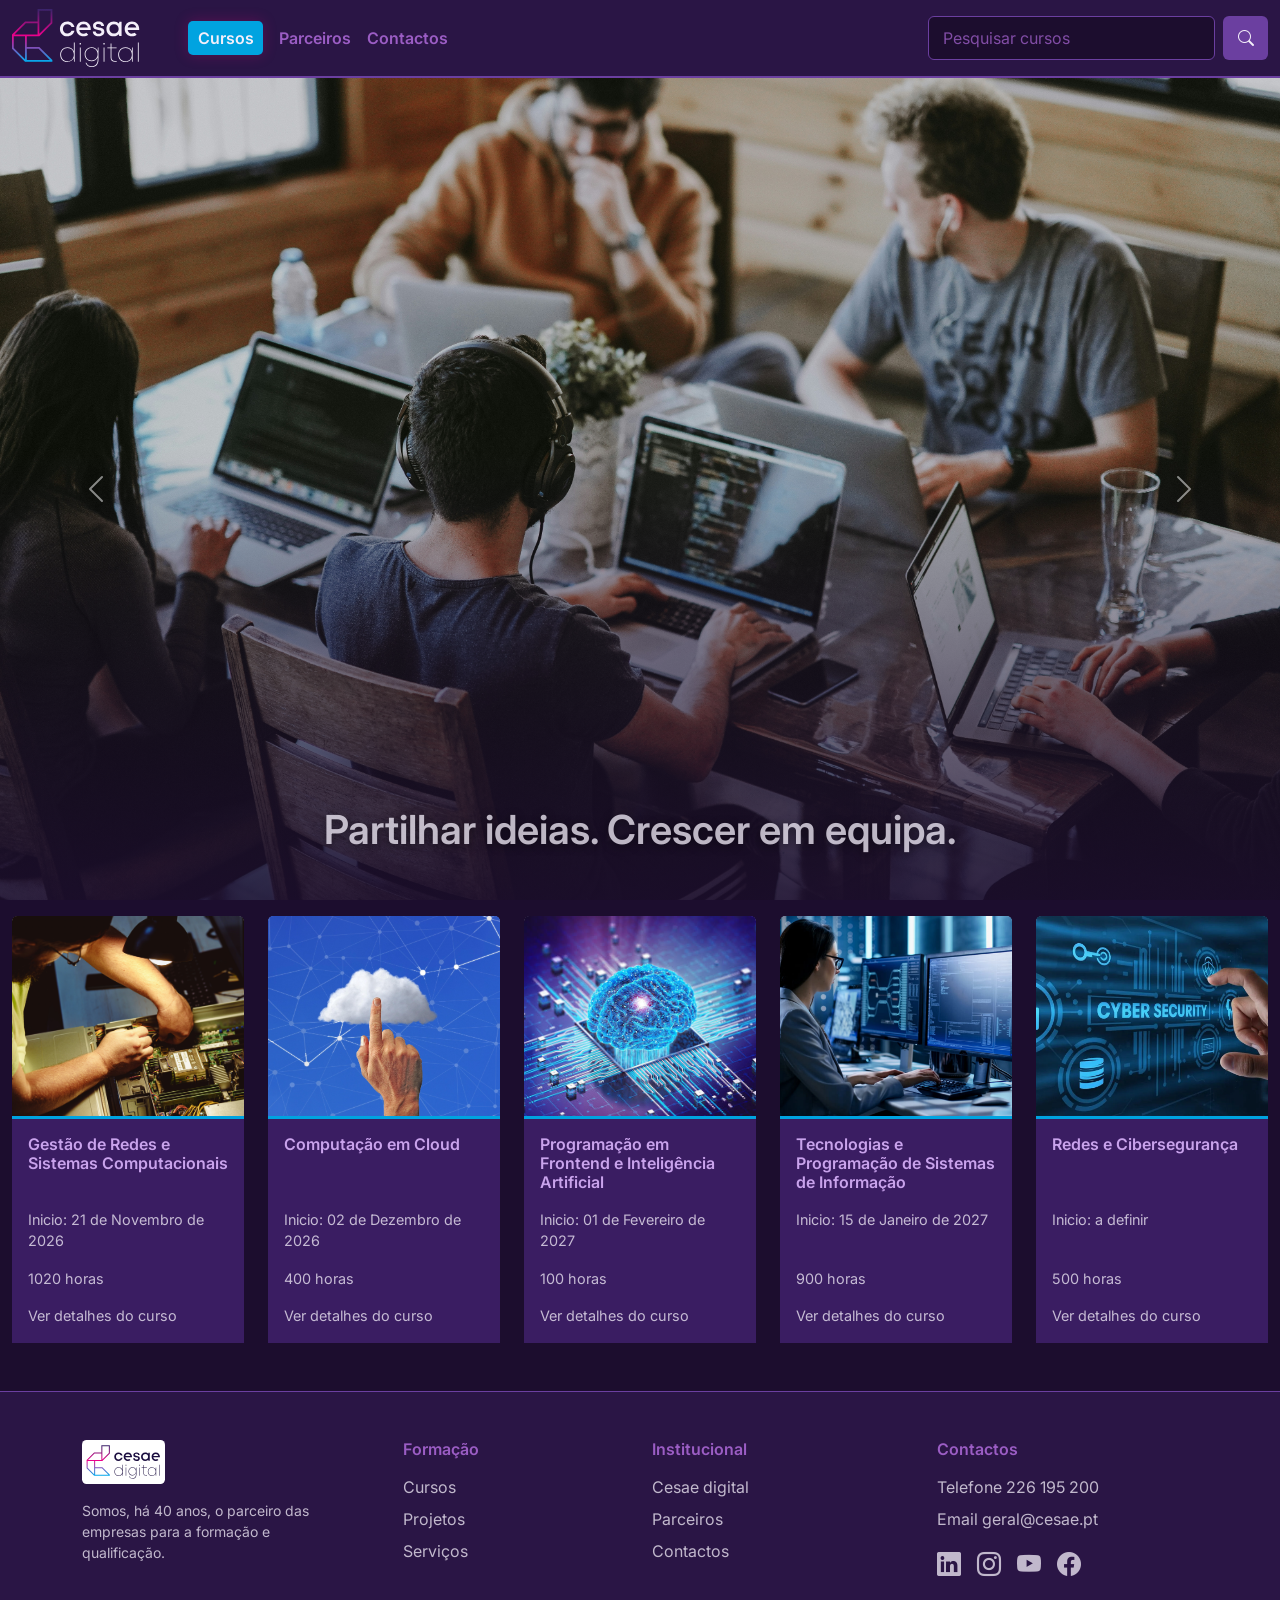
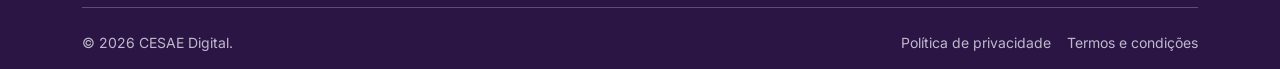
<file: index.html>
<!doctype html>
<html lang="pt-PT">
  <head>
    <meta charset="UTF-8" />
    <meta name="viewport" content="width=device-width, initial-scale=1" />
    <title>Pagina Web - Homepage</title>
    <!---------********* ATENCAO!! Comentários das Seccoes HEAD/NAVBAR/FOOTER estão apenas colocados em index.html sendo iguais para todas as paginas *********--------->
    <!-- Descrição para Motores de Busca (SEO) -->
    <meta
      name="description"
      content="Descubra os cursos em destaque do CESAE Digital, com datas de início e carga horária, e encontre a formação em tecnologias de informação mais adequada ao seu percurso."
    />
    <!-- Indica que o conteúdo partilhado é um site/página web. -->
    <meta property="og:type" content="website" />
    <!-- Define o idioma e a região do site -->
    <meta property="og:locale" content="pt_PT" />
    <!-- O nome principal da marca ou site que aparece na pré-visualização. -->
    <meta property="og:site_name" content="CESAE Digital" />
    <!-- O título em destaque que aparece na caixa de partilha. -->
    <meta property="og:title" content="Pagina Web - Homepage" />
    <!-- O texto descritivo que acompanha a pré-visualização na rede social. -->
    <meta
      property="og:description"
      content="Descubra os cursos em destaque do CESAE Digital, com datas de início e carga horária, e encontre a formação em tecnologias de informação mais adequada ao seu percurso."
    />
    <!-- *********Fontes********* -->
    <!-- 1. Pré-conexão para acelerar o carregamento -->
    <link rel="preconnect" href="https://fonts.googleapis.com" />
    <link rel="preconnect" href="https://fonts.gstatic.com" crossorigin />
    <!-- 2. Importação oficial da fonte Inter do Google Fonts -->
    <link
      href="https://fonts.googleapis.com/css2?family=Inter:ital,opsz,wght@0,14..32,100..900;1,14..32,100..900&display=swap"
      rel="stylesheet"
    />

    <!-- Ícone CESAE no browser -->
    <link
      rel="icon"
      type="image/svg+xml"
      href="images/logo/favicon-cesae.svg"
    />
    <!--***************************Chamadas de CSSs***************************-->
    <link
      href="https://cdn.jsdelivr.net/npm/bootstrap@5.3.8/dist/css/bootstrap.min.css"
      rel="stylesheet"
      integrity="sha384-sRIl4kxILFvY47J16cr9ZwB07vP4J8+LH7qKQnuqkuIAvNWLzeN8tE5YBujZqJLB"
      crossorigin="anonymous"
    />

    <link
      href="https://cdn.jsdelivr.net/npm/bootstrap-icons@1.11.3/font/bootstrap-icons.min.css"
      rel="stylesheet"
    />
    <link rel="stylesheet" href="css/styles.css" />
    <!--***************************FIM. Chamadas de CSSs***************************-->
  </head>
  <body>
    <header class="d-flex flex-column vh-100">
      <!--***************************NAVBAR***************************-->
      <nav class="navbar navbar-expand-lg">
        <div class="container-fluid">
          <!-- Logo CESAE Navbar -->
          <a class="navbar-brand navbar-logo me-lg-5" href="index.html">
            <img
              src="images/logo/logo_letras_brancas.svg"
              alt="CESAE Digital"
            />
          </a>
          <!-- Hamburger Menu -->
          <button
            type="button"
            class="navbar-toggler"
            data-bs-toggle="collapse"
            data-bs-target="#collapsibleNavbar"
          >
            <span class="navbar-toggler-icon"></span>
          </button>
          <!-- FIM. Hamburger Menu -->
          <div class="collapse navbar-collapse" id="collapsibleNavbar">
            <ul class="navbar-nav align-items-lg-center gap-2 gap-lg-3">
              <li class="nav-item">
                <a class="nav-link nav-cursos" href="pages/cursos.html"
                  >Cursos</a
                >
              </li>
              <li class="nav-item">
                <a class="nav-link" href="pages/parceiros.html">Parceiros</a>
              </li>
              <li class="nav-item">
                <a class="nav-link" href="pages/contactos.html">Contactos</a>
              </li>
            </ul>
            <!-- Barra de Procura -->
            <div
              class="d-flex ms-lg-auto mt-3 mt-lg-0 navbar-search"
              role="search"
            >
              <input
                class="form-control"
                type="search"
                placeholder="Pesquisar cursos"
                aria-label="Pesquisar cursos"
              />
              <button
                class="btn btn-pesquisar ms-2"
                type="button"
                aria-label="Pesquisar"
              >
                <i class="bi bi-search"></i>
              </button>
            </div>
          </div>
        </div>
      </nav>
      <!--***************************FIM. NAVBAR***************************-->

      <!--***************************Carrossel***************************-->
      <div
        id="carouselExampleInterval"
        class="carousel slide flex-grow-1 overflow-hidden"
        data-bs-ride="carousel"
      >
        <div class="carousel-inner h-100">
          <!-- 1ª Imagem do Carrossel -->
          <div class="carousel-item active h-100" data-bs-interval="5000">
            <img
              src="images/carrossel/imagem1.jpg"
              class="w-100 h-100 object-fit-cover d-block"
              alt="..."
            />
            <div class="carousel-caption carousel-texto fs-1">
              Partilhar ideias. Crescer em equipa.
            </div>
          </div>
          <!-- 2ª Imagem do Carrossel -->
          <div class="carousel-item h-100" data-bs-interval="5000">
            <img
              src="images/carrossel/imagem2.jpg"
              class="w-100 h-100 object-fit-cover d-block"
              alt="..."
            />
            <div class="carousel-caption carousel-texto fs-1">
              Transforma ideias em código.
            </div>
          </div>
          <!-- 3ª Imagem do Carrossel -->
          <div class="carousel-item h-100" data-bs-interval="5000">
            <img
              src="images/carrossel/imagem3.jpg"
              class="w-100 h-100 object-fit-cover d-block"
              alt="..."
            />
            <div class="carousel-caption carousel-texto fs-1">
              Segurança digital, sempre.
            </div>
          </div>
          <!-- 4ª Imagem do Carrossel -->
          <div class="carousel-item h-100" data-bs-interval="5000">
            <img
              src="images/carrossel/imagem4.jpg"
              class="w-100 h-100 object-fit-cover d-block"
              alt="..."
            />
            <div class="carousel-caption carousel-texto fs-1">
              Experiência que inspira.
            </div>
          </div>
          <!-- 5ª Imagem do Carrossel -->
          <div class="carousel-item h-100" data-bs-interval="5000">
            <img
              src="images/carrossel/imagem5.jpg"
              class="w-100 h-100 object-fit-cover d-block"
              alt="..."
            />
            <div class="carousel-caption carousel-texto fs-1">
              Domina as redes. Liga possibilidades.
            </div>
          </div>
          <!-- 6ª Imagem do Carrossel -->
          <div class="carousel-item h-100" data-bs-interval="5000">
            <img
              src="images/carrossel/imagem6.jpg"
              class="w-100 h-100 object-fit-cover d-block"
              alt="..."
            />
            <div class="carousel-caption carousel-texto fs-1">
              Competências para o mercado real.
            </div>
          </div>
        </div>
        <!-- Botao "Anterior" do Carrossel" -->
        <button
          class="carousel-control-prev"
          type="button"
          data-bs-target="#carouselExampleInterval"
          data-bs-slide="prev"
        >
          <span class="carousel-control-prev-icon" aria-hidden="true"></span>
          <span class="visually-hidden">Anterior</span>
        </button>
        <!-- Botao "Seguinte" do Carrossel" -->
        <button
          class="carousel-control-next"
          type="button"
          data-bs-target="#carouselExampleInterval"
          data-bs-slide="next"
        >
          <span class="carousel-control-next-icon" aria-hidden="true"></span>
          <span class="visually-hidden">Seguinte</span>
        </button>
      </div>
      <!--***************************FIM. Carrossel***************************-->
    </header>

    <!--***************************Cards dos Cursos***************************-->
    <div class="container-fluid mt-3 mb-5">
      <div class="row g-4 cursos-row">
        <!-- 1º Card de Cursos -->
        <div class="col-12 col-md">
          <div class="card border-0 h-100">
            <img
              class="card-img-top w-100 object-fit-cover"
              style="height: 200px"
              src="images/cards/card1.jpg"
              alt="Card image cap"
            />
            <div class="card-body">
              <h5 class="card-title">
                Gestão de Redes e Sistemas Computacionais
              </h5>
              <p class="card-text">Inicio: 21 de Novembro de 2026</p>
              <p class="card-text">1020 horas</p>
              <a href="pages/cursos.html">Ver detalhes do curso</a>
            </div>
          </div>
        </div>
        <!-- 2º Card de Cursos -->
        <div class="col-12 col-md">
          <div class="card border-0 h-100">
            <img
              class="card-img-top w-100 object-fit-cover"
              style="height: 200px"
              src="images/cards/card2.jpg"
              alt="Card image cap"
            />
            <div class="card-body">
              <h5 class="card-title">Computação em Cloud</h5>
              <p class="card-text">Inicio: 02 de Dezembro de 2026</p>
              <p class="card-text">400 horas</p>
              <a href="pages/cursos.html">Ver detalhes do curso</a>
            </div>
          </div>
        </div>
        <!-- 3º Card de Cursos -->
        <div class="col-12 col-md">
          <div class="card border-0 h-100">
            <img
              class="card-img-top w-100 object-fit-cover"
              style="height: 200px"
              src="images/cards/card3.jpg"
              alt="Card image cap"
            />
            <div class="card-body">
              <h5 class="card-title">
                Programação em Frontend e Inteligência Artificial
              </h5>
              <p class="card-text">Inicio: 01 de Fevereiro de 2027</p>
              <p class="card-text">100 horas</p>
              <a href="pages/cursos.html">Ver detalhes do curso</a>
            </div>
          </div>
        </div>
        <!-- 4º Card de Cursos -->
        <div class="col-12 col-md">
          <div class="card border-0 h-100">
            <img
              class="card-img-top w-100 object-fit-cover"
              style="height: 200px"
              src="images/cards/card4.jpg"
              alt="Card image cap"
            />
            <div class="card-body">
              <h5 class="card-title">
                Tecnologias e Programação de Sistemas de Informação
              </h5>
              <p class="card-text">Inicio: 15 de Janeiro de 2027</p>
              <p class="card-text">900 horas</p>
              <a href="pages/cursos.html">Ver detalhes do curso</a>
            </div>
          </div>
        </div>
        <!-- 5º Card de Cursos -->
        <div class="col-12 col-md">
          <div class="card border-0 h-100">
            <img
              class="card-img-top w-100 object-fit-cover"
              style="height: 200px"
              src="images/cards/card5.jpg"
              alt="Card image cap"
            />
            <div class="card-body">
              <h5 class="card-title">Redes e Cibersegurança</h5>
              <p class="card-text">Inicio: a definir</p>
              <p class="card-text">500 horas</p>
              <a href="pages/cursos.html">Ver detalhes do curso</a>
            </div>
          </div>
        </div>
      </div>
    </div>
    <!--***************************Fim. Cards dos Cursos***************************-->

    <!--***************************Footer***************************-->
    <footer class="footer-cesae pt-5 pb-3">
      <div class="container">
        <div class="row g-4">
          <div class="col-12 col-md-6 col-lg-3">
            <a href="index.html" class="footer-logo">
              <img
                src="images/logo/cesae-digital-logo-fundo-branco.svg"
                alt="CESAE Digital"
                height="44"
              />
            </a>
            <p class="texto-suave small mt-3">
              Somos, há 40 anos, o parceiro das empresas para a formação e
              qualificação.
            </p>
          </div>

          <!-- Links: col 1 -->
          <div class="col-6 col-md-3 col-lg-3 ps-lg-5">
            <h5>Formação</h5>
            <ul class="list-unstyled">
              <li><a href="pages/cursos.html">Cursos</a></li>
              <li><a href="pages/maintenance.html">Projetos</a></li>
              <li><a href="pages/maintenance.html">Serviços</a></li>
            </ul>
          </div>

          <!-- Links: col 2 -->
          <div class="col-6 col-md-3 col-lg-3">
            <h5>Institucional</h5>
            <ul class="list-unstyled">
              <li><a href="index.html">Cesae digital</a></li>
              <li><a href="pages/parceiros.html">Parceiros</a></li>
              <li><a href="pages/contactos.html">Contactos</a></li>
            </ul>
          </div>

          <!-- Contactos -->
          <div class="col-12 col-md-6 col-lg-3">
            <h5>Contactos</h5>
            <ul class="list-unstyled texto-suave">
              <li>Telefone 226 195 200</li>
              <li>Email geral@cesae.pt</li>
            </ul>
            <!-- Redes sociais -->
            <div class="d-flex gap-3 fs-4">
              <a
                href="https://pt.linkedin.com/school/cesae-digital/"
                target="_blank"
                rel="noopener noreferrer"
                aria-label="LinkedIn"
                ><i class="bi bi-linkedin"></i
              ></a>
              <a
                href="https://www.instagram.com/cesae.digital/"
                target="_blank"
                rel="noopener noreferrer"
                aria-label="Instagram"
                ><i class="bi bi-instagram"></i
              ></a>
              <a
                href="https://www.youtube.com/@cesaedigital"
                target="_blank"
                rel="noopener noreferrer"
                aria-label="YouTube"
                ><i class="bi bi-youtube"></i
              ></a>
              <a
                href="https://www.facebook.com/CesaeDigital"
                target="_blank"
                rel="noopener noreferrer"
                aria-label="Facebook"
                ><i class="bi bi-facebook"></i
              ></a>
            </div>
          </div>
        </div>

        <hr class="footer-linha my-4" />

        <div
          class="d-flex flex-column flex-md-row justify-content-between gap-2 small"
        >
          <span class="texto-suave">© 2026 CESAE Digital.</span>
          <div class="d-flex gap-3">
            <a href="/pages/maintenance.html">Política de privacidade</a>
            <a href="/pages/maintenance.html">Termos e condições</a>
          </div>
        </div>
      </div>
    </footer>
    <!--***************************FIM. Footer***************************-->
    <script
      src="https://cdn.jsdelivr.net/npm/bootstrap@5.3.8/dist/js/bootstrap.bundle.min.js"
      integrity="sha384-FKyoEForCGlyvwx9Hj09JcYn3nv7wiPVlz7YYwJrWVcXK/BmnVDxM+D2scQbITxI"
      crossorigin="anonymous"
    ></script>
  </body>
</html>
</file>
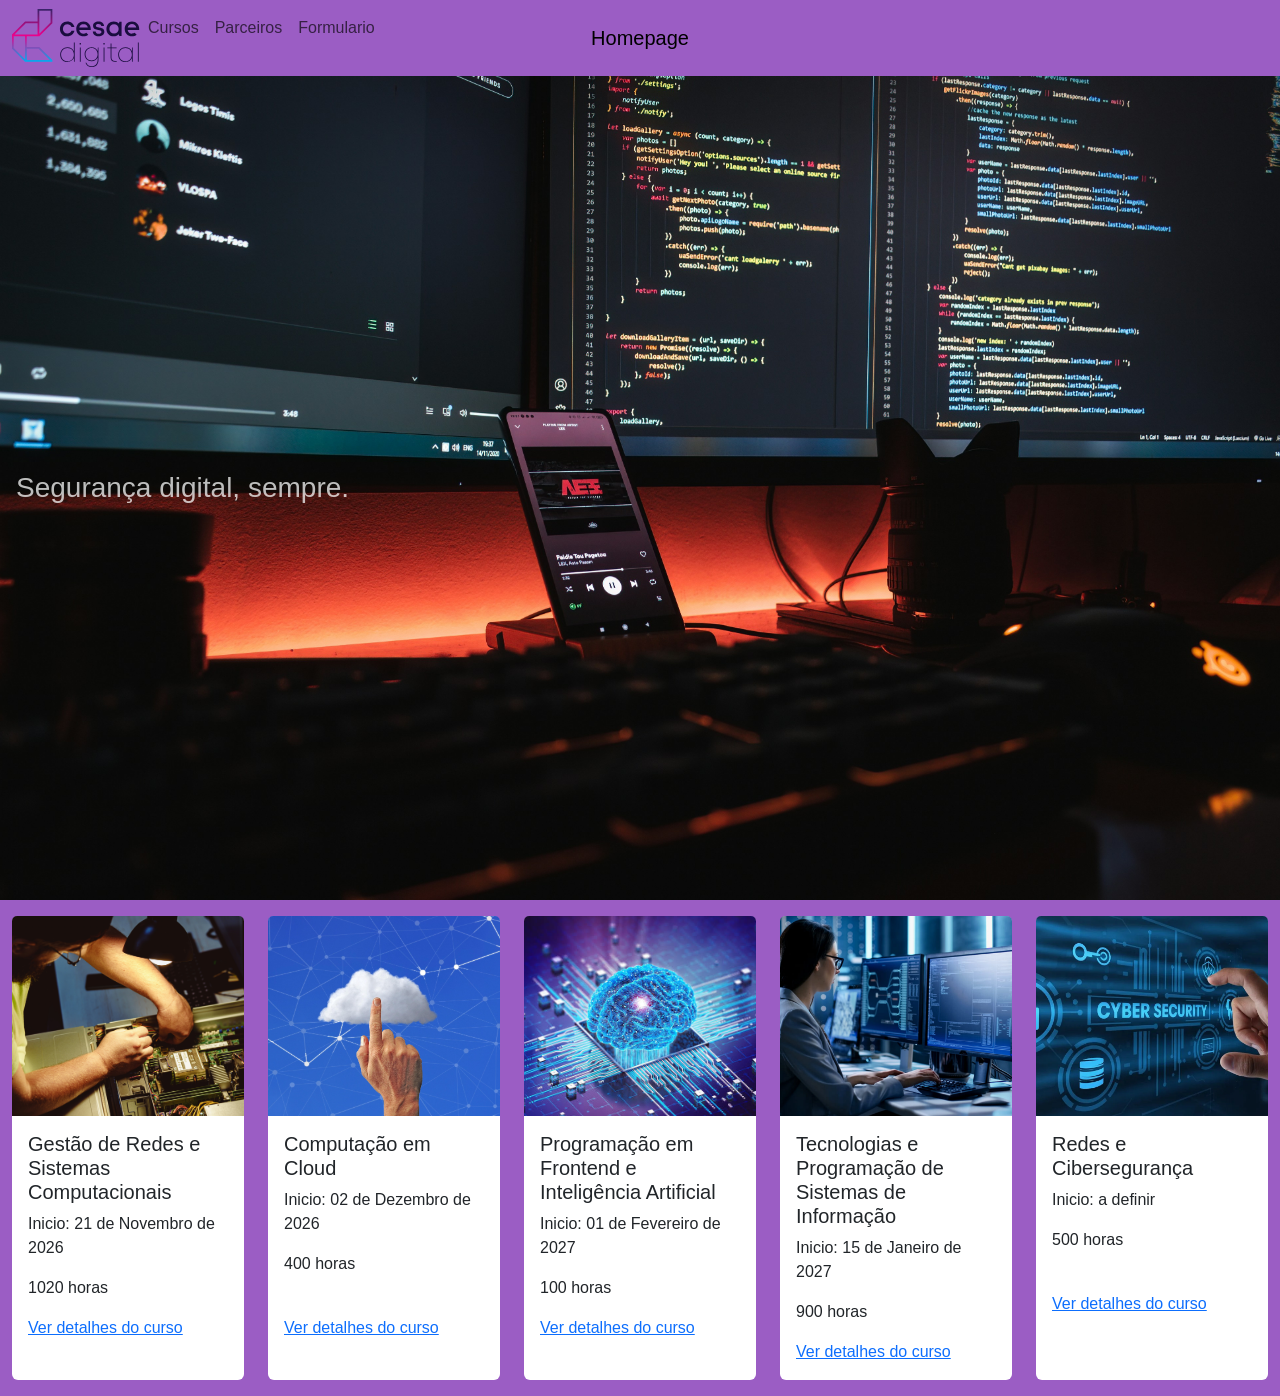
<file: homepage.html>
<!doctype html>
<html lang="en">
  <head>
    <meta charset="UTF-8" />
    <meta name="viewport" content="width=device-width, initial-scale=1.0" />
    <title>Projecto WEB</title>
    <link
      href="https://cdn.jsdelivr.net/npm/bootstrap@5.3.8/dist/css/bootstrap.min.css"
      rel="stylesheet"
    />
    <link rel="stylesheet" href="/css/homepage.css" />
  </head>
  <body>
    <header class="d-flex flex-column vh-100">
      <!--***************************Barra de navegação***************************-->
      <nav class="navbar navbar-expand-sm navbar-light" id="barraNavegacao">
        <div class="container-fluid">
          <a
            class="navbar-brand position-absolute start-50 translate-middle-x"
            id="paginaInicial"
            href=""
            >Homepage</a
          >
          <button
            class="navbar-toggler"
            type="button"
            data-bs-toggle="collapse"
            data-bs-target="#collapsibleNavbar"
          >
            <span class="navbar-toggler-icon"></span>
          </button>
          <div class="collapse navbar-collapse" id="collapsibleNavbar">
            <ul class="navbar-nav">
              <li class="nav-item dropdown" id="linkDropdown">
                <img src="images/logo/cesae-digital-logo.svg" alt="" />
              </li>

              <li class="nav-item">
                <a class="nav-link" href="loja.html">Cursos</a>
              </li>

              <li class="nav-item">
                <a class="nav-link" href="media.html">Parceiros</a>
              </li>
              <li class="nav-item">
                <a class="nav-link" href="formulario.html">Formulario</a>
              </li>
            </ul>
          </div>
        </div>
      </nav>
      <!--***************************Fim da barra de navegação***************************-->

      <!--***************************CARROSSEL***************************-->
      <div
        id="carouselExampleInterval"
        class="carousel slide flex-grow-1 overflow-hidden"
        data-bs-ride="carousel"
      >
        <div class="carousel-inner h-100">
          <!--------------------1º Carrossel------------------------>
          <div class="carousel-item active h-100" data-bs-interval="2000">
            <img
              src="/images/carrossel/imagem1.jpg"
              class="w-100 h-100 object-fit-cover d-block"
              alt="..."
            />
            <div
              class="position-absolute top-50 start-50 translate-middle p-3 text-light text-opacity-80 fs-3 display-md-3 text-center text-md-nowrap"
            >
              Partilhar ideias. Crescer em equipa.
            </div>
          </div>
          <!--------------------2º Carrossel------------------------>
          <div class="carousel-item h-100" data-bs-interval="2000">
            <img
              src="/images/carrossel/imagem2.jpg"
              class="w-100 h-100 object-fit-cover d-block"
              alt="..."
            />
            <div
              class="position-absolute top-0 end-0 p-4 text-light text-opacity-75 fs-3 display-md-3 text-end text-md-nowrap"
            >
              Transforma ideias em código.
            </div>
          </div>
          <!--------------------3º Carrossel------------------------>
          <div class="carousel-item h-100" data-bs-interval="2000">
            <img
              src="/images/carrossel/imagem3.jpg"
              class="w-100 h-100 object-fit-cover d-block"
              alt="..."
            />
            <div
              class="position-absolute top-50 start-0 translate-middle-y p-3 text-light text-opacity-75 fs-3 display-md-3 text-start text-md-nowrap"
            >
              Segurança digital, sempre.
            </div>
          </div>
          <!--------------------4º Carrossel------------------------>
          <div class="carousel-item h-100" data-bs-interval="2000">
            <img
              src="/images/carrossel/imagem4.jpg"
              class="w-100 h-100 object-fit-cover d-block"
              alt="..."
            />
            <div
              class="position-absolute top-0 start-0 p-3 text-light text-opacity-75 fs-3 display-md-3 text-md-nowrap"
            >
              Experiência que inspira.
            </div>
          </div>
          <!--------------------5º Carrossel------------------------>
          <div class="carousel-item h-100" data-bs-interval="2000">
            <img
              src="/images/carrossel/imagem5.jpg"
              class="w-100 h-100 object-fit-cover d-block"
              alt="..."
            />
            <div
              class="position-absolute top-50 start-50 translate-middle p-3 text-light text-opacity-75 fs-3 display-md-3 text-center text-md-nowrap"
            >
              Domina as redes. Liga possibilidades.
            </div>
          </div>
          <!--------------------6º Carrossel------------------------>
          <div class="carousel-item h-100" data-bs-interval="2000">
            <img
              src="/images/carrossel/imagem6.jpg"
              class="w-100 h-100 object-fit-cover d-block"
              alt="..."
            />
            <div
              class="position-absolute top-0 start-50 translate-middle-x p-3 text-light text-opacity-100 fs-3 display-md-3 text-center text-md-nowrap"
            >
              Competências para o mercado real.
            </div>
          </div>
        </div>
      </div>
      <!--***************************Fim do CARROSSEL***************************-->
    </header>

    <!--***************************Cartões do curso***************************-->
    <div class="container-fluid my-3">
      <div class="row g-4">
        <!--------------------1º cartão------------------------>
        <div class="col-12 col-md">
          <div class="card border-0 h-100">
            <img
              class="card-img-top w-100 object-fit-cover"
              style="height: 200px"
              src="images/cards/card1.jpg"
              alt="Card image cap"
            />
            <div class="card-body">
              <h5 class="card-title">
                Gestão de Redes e Sistemas Computacionais
              </h5>
              <p class="card-text">Inicio: 21 de Novembro de 2026</p>
              <p class="card-text">1020 horas</p>
              <a href="#">Ver detalhes do curso</a>
            </div>
          </div>
        </div>
        <!--------------------2º cartão------------------------>
        <div class="col-12 col-md">
          <div class="card border-0 h-100">
            <img
              class="card-img-top w-100 object-fit-cover"
              style="height: 200px"
              src="images/cards/card2.jpg"
              alt="Card image cap"
            />
            <div class="card-body">
              <h5 class="card-title">Computação em Cloud</h5>
              <p class="card-text">Inicio: 02 de Dezembro de 2026</p>
              <p class="card-text">400 horas</p>
              <a href="#"><br />Ver detalhes do curso</a>
            </div>
          </div>
        </div>
        <!--------------------3º cartão------------------------>
        <div class="col-12 col-md">
          <div class="card border-0 h-100">
            <img
              class="card-img-top w-100 object-fit-cover"
              style="height: 200px"
              src="images/cards/card3.jpg"
              alt="Card image cap"
            />
            <div class="card-body">
              <h5 class="card-title">
                Programação em Frontend e Inteligência Artificial
              </h5>
              <p class="card-text">Inicio: 01 de Fevereiro de 2027</p>
              <p class="card-text">100 horas</p>
              <a href="#">Ver detalhes do curso</a>
            </div>
          </div>
        </div>
        <!--------------------4º cartão------------------------>
        <div class="col-12 col-md">
          <div class="card border-0 h-100">
            <img
              class="card-img-top w-100 object-fit-cover"
              style="height: 200px"
              src="images/cards/card4.jpg"
              alt="Card image cap"
            />
            <div class="card-body">
              <h5 class="card-title">
                Tecnologias e Programação de Sistemas de Informação
              </h5>
              <p class="card-text">Inicio: 15 de Janeiro de 2027</p>
              <p class="card-text">900 horas</p>
              <a href="#">Ver detalhes do curso</a>
            </div>
          </div>
        </div>
        <!--------------------5º cartão------------------------>
        <div class="col-12 col-md">
          <div class="card border-0 h-100">
            <img
              class="card-img-top w-100 object-fit-cover"
              style="height: 200px"
              src="images/cards/card5.jpg"
              alt="Card image cap"
            />
            <div class="card-body">
              <h5 class="card-title">Redes e Cibersegurança</h5>
              <p class="card-text">Inicio: a definir</p>
              <p class="card-text">500 horas</p>
              <a href="#"><br />Ver detalhes do curso</a>
            </div>
          </div>
        </div>
      </div>
    </div>
    <!--***************************Fim dos Cartões do curso*******************-->
    <script
      src="https://cdn.jsdelivr.net/npm/bootstrap@5.3.8/dist/js/bootstrap.bundle.min.js"
      integrity="sha384-FKyoEForCGlyvwx9Hj09JcYn3nv7wiPVlz7YYwJrWVcXK/BmnVDxM+D2scQbITxI"
      crossorigin="anonymous"
    ></script>
  </body>
</html>
</file>
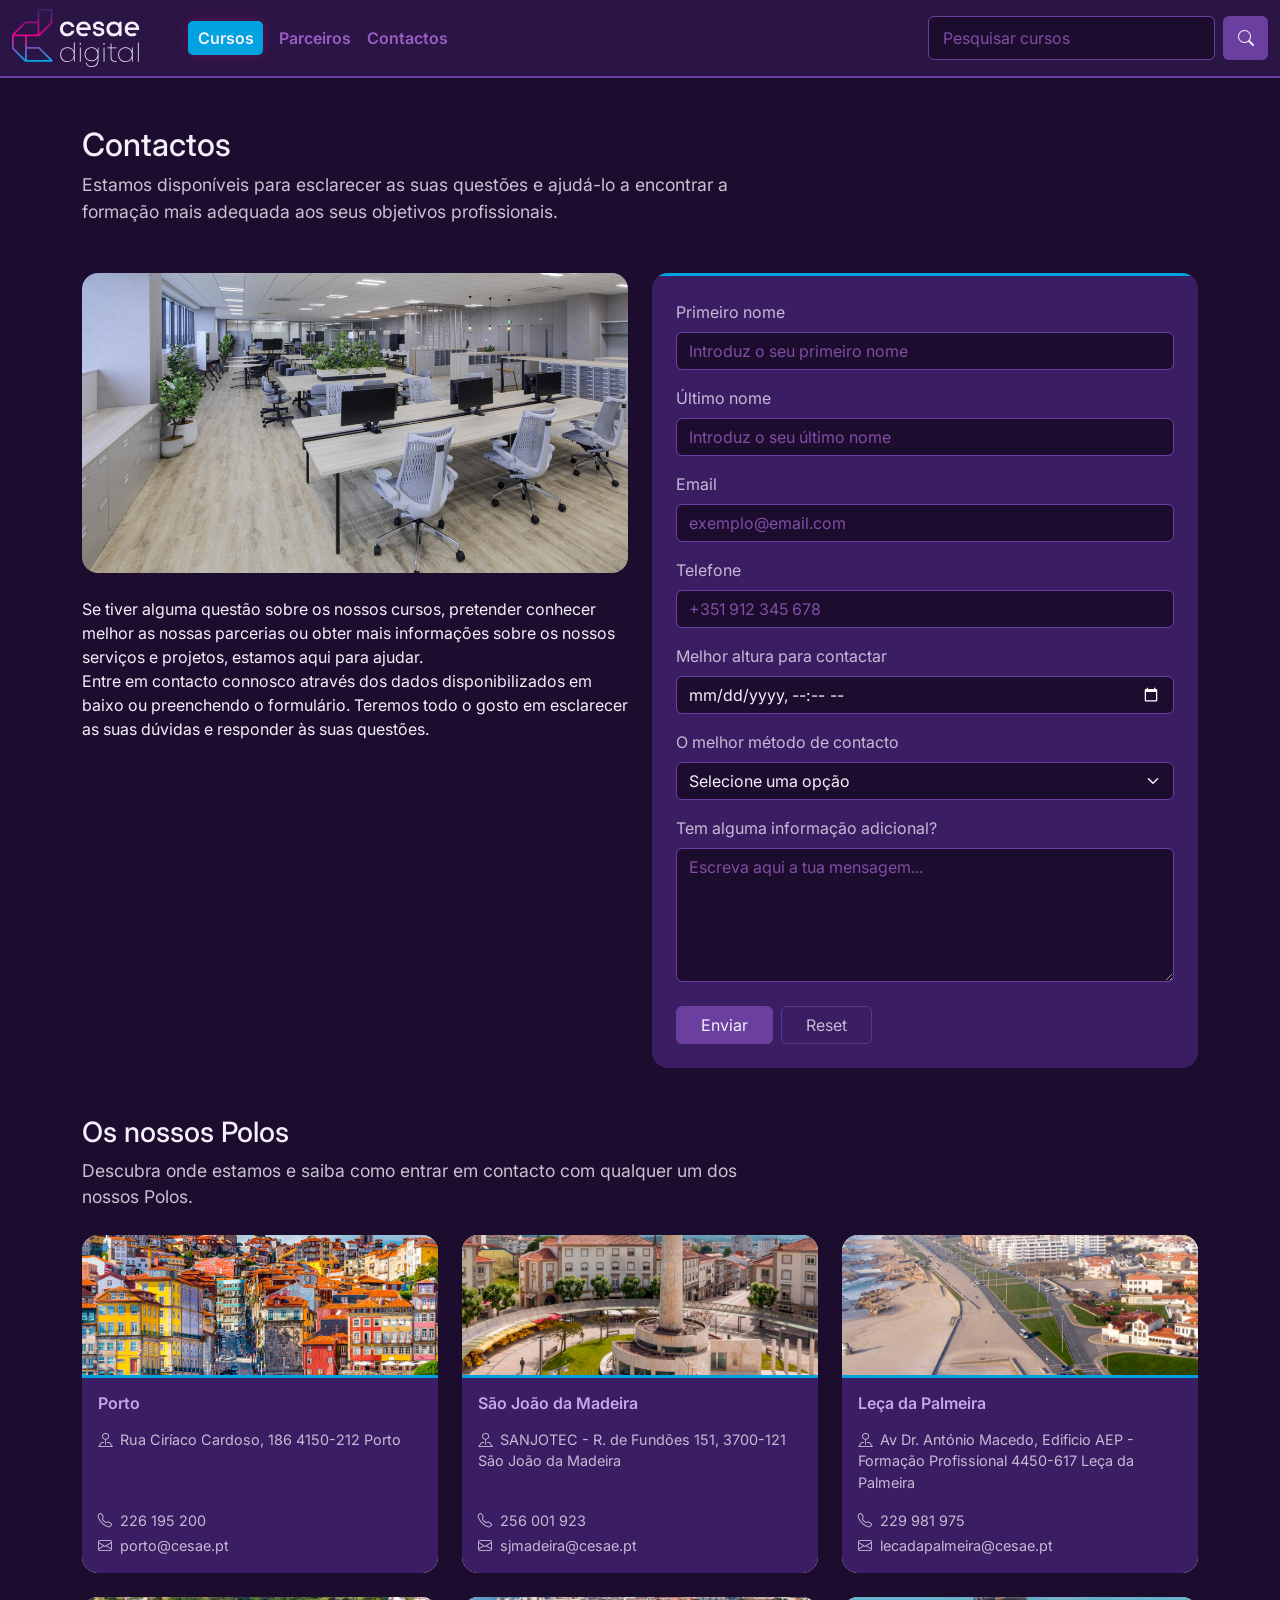
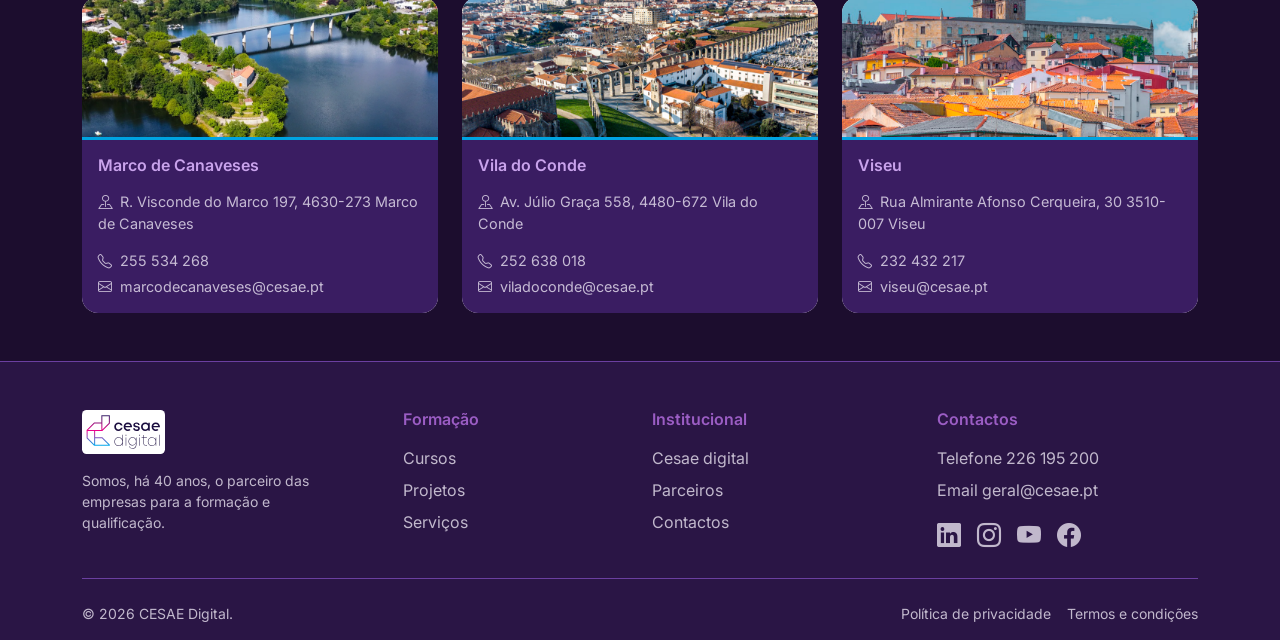
<file: pages/contactos.html>
<!doctype html>
<html lang="pt-PT">
  <head>
    <meta charset="UTF-8" />
    <meta name="viewport" content="width=device-width, initial-scale=1" />
    <title>Pagina Web - Contactos</title>

    <meta
      name="description"
      content="Entre em contacto com o CESAE Digital através do formulário ou consulte a morada, o telefone e o email de cada polo: Porto, São João da Madeira, Leça da Palmeira, Marco de Canaveses, Vila do Conde e Viseu."
    />
    <meta property="og:type" content="website" />
    <meta property="og:locale" content="pt_PT" />
    <meta property="og:site_name" content="CESAE Digital" />
    <meta property="og:title" content="Pagina Web - Contactos" />
    <meta
      property="og:description"
      content="Entre em contacto com o CESAE Digital através do formulário ou consulte a morada, o telefone e o email de cada polo: Porto, São João da Madeira, Leça da Palmeira, Marco de Canaveses, Vila do Conde e Viseu."
    />
    <!-- -------------------------------------------- -->
    <link rel="preconnect" href="https://fonts.googleapis.com" />
    <link rel="preconnect" href="https://fonts.gstatic.com" crossorigin />
    <link
      href="https://fonts.googleapis.com/css2?family=Inter:ital,opsz,wght@0,14..32,100..900;1,14..32,100..900&display=swap"
      rel="stylesheet"
    />
    <!-- -------------------------------------------- -->
    <link
      rel="icon"
      type="image/svg+xml"
      href="../images/logo/favicon-cesae.svg"
    />
    <!-- -------------------------------------------- -->
    <link
      href="https://cdn.jsdelivr.net/npm/bootstrap@5.3.8/dist/css/bootstrap.min.css"
      rel="stylesheet"
      integrity="sha384-sRIl4kxILFvY47J16cr9ZwB07vP4J8+LH7qKQnuqkuIAvNWLzeN8tE5YBujZqJLB"
      crossorigin="anonymous"
    />
    <link
      href="https://cdn.jsdelivr.net/npm/bootstrap-icons@1.11.3/font/bootstrap-icons.min.css"
      rel="stylesheet"
    />
    <link rel="stylesheet" href="../css/styles.css" />
    <!-- -------------------------------------------- -->
  </head>
  <body>
    <!--***************************NAVBAR***************************-->
    <nav class="navbar navbar-expand-lg">
      <div class="container-fluid">
        <a class="navbar-brand navbar-logo me-lg-5" href="../index.html">
          <img
            src="../images/logo/logo_letras_brancas.svg"
            alt="CESAE Digital"
          />
        </a>
        <button
          type="button"
          class="navbar-toggler"
          data-bs-toggle="collapse"
          data-bs-target="#collapsibleNavbar"
        >
          <span class="navbar-toggler-icon"></span>
        </button>
        <div class="collapse navbar-collapse" id="collapsibleNavbar">
          <ul class="navbar-nav align-items-lg-center gap-2 gap-lg-3">
            <li class="nav-item">
              <a class="nav-link nav-cursos" href="cursos.html">Cursos</a>
            </li>
            <li class="nav-item">
              <a class="nav-link" href="parceiros.html">Parceiros</a>
            </li>
            <li class="nav-item">
              <a class="nav-link" href="contactos.html">Contactos</a>
            </li>
          </ul>
          <div
            class="d-flex ms-lg-auto mt-3 mt-lg-0 navbar-search"
            role="search"
          >
            <input
              class="form-control"
              type="search"
              placeholder="Pesquisar cursos"
              aria-label="Pesquisar cursos"
            />
            <button
              class="btn btn-pesquisar ms-2"
              type="button"
              aria-label="Pesquisar"
            >
              <i class="bi bi-search"></i>
            </button>
          </div>
        </div>
      </div>
    </nav>
    <!--***************************FIM. NAVBAR***************************-->

    <!--******************************************************-->
    <section class="container py-5">
      <h1 class="h2 mb-2">Contactos</h1>
      <p class="contactos-intro mb-0">
        Estamos disponíveis para esclarecer as suas questões e ajudá-lo a
        encontrar a formação mais adequada aos seus objetivos profissionais.
      </p>
    </section>
    <!--***************************FIM.***************************-->

    <!--**********************FORMULARIO********************************-->
    <section class="container pb-5">
      <div class="row g-4 align-items-start">
        <div class="col-12 col-lg-6">
          <img
            class="contacto-img"
            src="../images/contactos/office.jpg"
            alt="escritório"
          />
          <p class="mt-4 mb-0">
            Se tiver alguma questão sobre os nossos cursos, pretender conhecer
            melhor as nossas parcerias ou obter mais informações sobre os nossos
            serviços e projetos, estamos aqui para ajudar.<br />
            Entre em contacto connosco através dos dados disponibilizados em
            baixo ou preenchendo o formulário. Teremos todo o gosto em
            esclarecer as suas dúvidas e responder às suas questões.
          </p>
        </div>
        <div class="col-12 col-lg-6">
          <div class="card border-0 form-card">
            <div class="card-body">
              <form>
                <div class="mb-3">
                  <label for="primeiroNome" class="form-label">
                    Primeiro nome
                  </label>
                  <input
                    type="text"
                    class="form-control"
                    id="primeiroNome"
                    name="primeiroNome"
                    placeholder="Introduz o seu primeiro nome"
                    autocomplete="given-name"
                    required
                  />
                </div>
                <div class="mb-3">
                  <label for="ultimoNome" class="form-label">
                    Último nome
                  </label>
                  <input
                    type="text"
                    class="form-control"
                    id="ultimoNome"
                    name="ultimoNome"
                    placeholder="Introduz o seu último nome"
                    autocomplete="family-name"
                    required
                  />
                </div>
                <div class="mb-3">
                  <label for="email" class="form-label"> Email </label>
                  <input
                    type="email"
                    class="form-control"
                    id="email"
                    name="email"
                    placeholder="exemplo@email.com"
                    autocomplete="email"
                    required
                  />
                </div>
                <div class="mb-3">
                  <label for="telefone" class="form-label"> Telefone </label>
                  <input
                    type="tel"
                    class="form-control"
                    id="telefone"
                    name="telefone"
                    placeholder="+351 912 345 678"
                    autocomplete="tel"
                  />
                </div>
                <div class="mb-3">
                  <label for="dataContacto" class="form-label">
                    Melhor altura para contactar
                  </label>
                  <input
                    type="datetime-local"
                    class="form-control"
                    id="dataContacto"
                    name="dataContacto"
                  />
                </div>
                <div class="mb-3">
                  <label for="metodoContacto" class="form-label">
                    O melhor método de contacto
                  </label>
                  <select
                    class="form-select"
                    id="metodoContacto"
                    name="metodoContacto"
                  >
                    <option value="" selected disabled>
                      Selecione uma opção
                    </option>
                    <option value="email">Email</option>
                    <option value="telefone">Telefone</option>
                  </select>
                </div>
                <div class="mb-4">
                  <label for="informacaoAdicional" class="form-label">
                    Tem alguma informação adicional?
                  </label>
                  <textarea
                    class="form-control"
                    id="informacaoAdicional"
                    name="informacaoAdicional"
                    rows="5"
                    required
                    placeholder="Escreva aqui a tua mensagem..."
                  ></textarea>
                </div>
                <div class="d-flex flex-wrap gap-2">
                  <button type="button" class="btn btn-enviar">Enviar</button>
                  <button type="reset" class="btn btn-reset">Reset</button>
                </div>
              </form>
            </div>
          </div>
        </div>
      </div>
    </section>
    <!--***************************FIM. FORMULARIO***************************-->

    <!--*************************POLOS de Aprendizagem do CESAE*****************************-->
    <section class="container pb-5">
      <h2 class="h3 mb-2">Os nossos Polos</h2>
      <p class="contactos-intro mb-4">
        Descubra onde estamos e saiba como entrar em contacto com qualquer um
        dos nossos Polos.
      </p>
      <div class="row row-cols-1 row-cols-sm-2 row-cols-lg-3 g-4 polos-grid">
        <div class="col">
          <div class="card border-0 h-100">
            <img
              src="../images/contactos/Porto.png"
              class="card-img-top polo-img"
              alt="Porto"
            />
            <div class="card-body">
              <h5 class="card-title">Porto</h5>
              <p class="card-text flex-grow-1">
                <i class="bi bi-pin-map me-2"></i
                ><span>Rua Ciríaco Cardoso, 186 4150-212 Porto</span>
              </p>
              <div class="card-contacts">
                <a href="#" class="contact-link"
                  ><i class="bi bi-telephone"></i><span>226 195 200</span></a
                >
                <a href="#" class="contact-link"
                  ><i class="bi bi-envelope"></i><span>porto@cesae.pt</span></a
                >
              </div>
            </div>
          </div>
        </div>
        <div class="col">
          <div class="card border-0 h-100">
            <img
              src="../images/contactos/SãoJoãoDaMadeira.png"
              class="card-img-top polo-img"
              alt="São João da Madeira"
            />
            <div class="card-body">
              <h5 class="card-title">São João da Madeira</h5>
              <p class="card-text flex-grow-1">
                <i class="bi bi-pin-map me-2"></i
                ><span
                  >SANJOTEC - R. de Fundões 151, 3700-121 São João da
                  Madeira</span
                >
              </p>
              <div class="card-contacts">
                <a href="#" class="contact-link"
                  ><i class="bi bi-telephone"></i><span>256 001 923</span></a
                >
                <a href="#" class="contact-link"
                  ><i class="bi bi-envelope"></i
                  ><span>sjmadeira@cesae.pt</span></a
                >
              </div>
            </div>
          </div>
        </div>
        <div class="col">
          <div class="card border-0 h-100">
            <img
              src="../images/contactos/LecadaPalmeira.png"
              class="card-img-top polo-img"
              alt="Leça da Palmeira"
            />
            <div class="card-body">
              <h5 class="card-title">Leça da Palmeira</h5>
              <p class="card-text flex-grow-1">
                <i class="bi bi-pin-map me-2"></i
                ><span
                  >Av Dr. António Macedo, Edificio AEP - Formação Profissional
                  4450-617 Leça da Palmeira</span
                >
              </p>
              <div class="card-contacts">
                <a href="#" class="contact-link"
                  ><i class="bi bi-telephone"></i><span>229 981 975</span></a
                >
                <a href="#" class="contact-link"
                  ><i class="bi bi-envelope"></i
                  ><span>lecadapalmeira@cesae.pt</span></a
                >
              </div>
            </div>
          </div>
        </div>
        <div class="col">
          <div class="card border-0 h-100">
            <img
              src="../images/contactos/MarcoDeCanaveses.png"
              class="card-img-top polo-img"
              alt="Marco de Canaveses"
            />
            <div class="card-body">
              <h5 class="card-title">Marco de Canaveses</h5>
              <p class="card-text flex-grow-1">
                <i class="bi bi-pin-map me-2"></i
                ><span
                  >R. Visconde do Marco 197, 4630-273 Marco de Canaveses</span
                >
              </p>
              <div class="card-contacts">
                <a href="#" class="contact-link"
                  ><i class="bi bi-telephone"></i><span>255 534 268</span></a
                >
                <a href="#" class="contact-link"
                  ><i class="bi bi-envelope"></i
                  ><span>marcodecanaveses@cesae.pt</span></a
                >
              </div>
            </div>
          </div>
        </div>
        <div class="col">
          <div class="card border-0 h-100">
            <img
              src="../images/contactos/VilaDoConde.png"
              class="card-img-top polo-img"
              alt="Vila do Conde"
            />
            <div class="card-body">
              <h5 class="card-title">Vila do Conde</h5>
              <p class="card-text flex-grow-1">
                <i class="bi bi-pin-map me-2"></i
                ><span>Av. Júlio Graça 558, 4480-672 Vila do Conde</span>
              </p>
              <div class="card-contacts">
                <a href="#" class="contact-link"
                  ><i class="bi bi-telephone"></i><span>252 638 018</span></a
                >
                <a href="#" class="contact-link"
                  ><i class="bi bi-envelope"></i
                  ><span>viladoconde@cesae.pt</span></a
                >
              </div>
            </div>
          </div>
        </div>
        <div class="col">
          <div class="card border-0 h-100">
            <img
              src="../images/contactos/Viseu.png"
              class="card-img-top polo-img"
              alt="Viseu"
            />
            <div class="card-body">
              <h5 class="card-title">Viseu</h5>
              <p class="card-text flex-grow-1">
                <i class="bi bi-pin-map me-2"></i
                ><span>Rua Almirante Afonso Cerqueira, 30 3510-007 Viseu</span>
              </p>
              <div class="card-contacts">
                <a href="tel:+351232432217" class="contact-link"
                  ><i class="bi bi-telephone"></i><span>232 432 217</span></a
                >
                <a href="#" class="contact-link"
                  ><i class="bi bi-envelope"></i><span>viseu@cesae.pt</span></a
                >
              </div>
            </div>
          </div>
        </div>
      </div>
    </section>
    <!--***************************FIM. POLOS de Aprendizagem do CESAE***************************-->

    <!--***************************Footer***************************-->
    <footer class="footer-cesae pt-5 pb-3">
      <div class="container">
        <div class="row g-4">
          <!-- Logo + descrição -->
          <div class="col-12 col-md-6 col-lg-3">
            <a href="../index.html" class="footer-logo">
              <img
                src="../images/logo/cesae-digital-logo-fundo-branco.svg"
                alt="CESAE Digital"
                height="44"
              />
            </a>
            <p class="texto-suave small mt-3">
              Somos, há 40 anos, o parceiro das empresas para a formação e
              qualificação.
            </p>
          </div>

          <!-- Links: col 1 -->
          <div class="col-6 col-md-3 col-lg-3 ps-lg-5">
            <h5>Formação</h5>
            <ul class="list-unstyled">
              <li><a href="cursos.html">Cursos</a></li>
              <li><a href="maintenance.html">Projetos</a></li>
              <li><a href="maintenance.html">Serviços</a></li>
            </ul>
          </div>

          <!-- Links: col 2 -->
          <div class="col-6 col-md-3 col-lg-3">
            <h5>Institucional</h5>
            <ul class="list-unstyled">
              <li><a href="../index.html">Cesae digital</a></li>
              <li><a href="parceiros.html">Parceiros</a></li>
              <li><a href="contactos.html">Contactos</a></li>
            </ul>
          </div>

          <!-- Contactos -->
          <div class="col-12 col-md-6 col-lg-3">
            <h5>Contactos</h5>
            <ul class="list-unstyled texto-suave">
              <li>Telefone 226 195 200</li>
              <li>Email geral@cesae.pt</li>
            </ul>
            <!-- Redes sociais -->
            <div class="d-flex gap-3 fs-4">
              <a
                href="https://pt.linkedin.com/school/cesae-digital/"
                target="_blank"
                rel="noopener noreferrer"
                aria-label="LinkedIn"
                ><i class="bi bi-linkedin"></i
              ></a>
              <a
                href="https://www.instagram.com/cesae.digital/"
                target="_blank"
                rel="noopener noreferrer"
                aria-label="Instagram"
                ><i class="bi bi-instagram"></i
              ></a>
              <a
                href="https://www.youtube.com/@cesaedigital"
                target="_blank"
                rel="noopener noreferrer"
                aria-label="YouTube"
                ><i class="bi bi-youtube"></i
              ></a>
              <a
                href="https://www.facebook.com/CesaeDigital"
                target="_blank"
                rel="noopener noreferrer"
                aria-label="Facebook"
                ><i class="bi bi-facebook"></i
              ></a>
            </div>
          </div>
        </div>

        <hr class="footer-linha my-4" />

        <!-- Linha final -->
        <div
          class="d-flex flex-column flex-md-row justify-content-between gap-2 small"
        >
          <span class="texto-suave">© 2026 CESAE Digital.</span>
          <div class="d-flex gap-3">
            <a href="maintenance.html">Política de privacidade</a>
            <a href="maintenance.html">Termos e condições</a>
          </div>
        </div>
      </div>
    </footer>
    <!--***************************Fim do Footer***************************-->
    <script
      src="https://cdn.jsdelivr.net/npm/bootstrap@5.3.8/dist/js/bootstrap.bundle.min.js"
      integrity="sha384-FKyoEForCGlyvwx9Hj09JcYn3nv7wiPVlz7YYwJrWVcXK/BmnVDxM+D2scQbITxI"
      crossorigin="anonymous"
    ></script>
  </body>
</html>
</file>
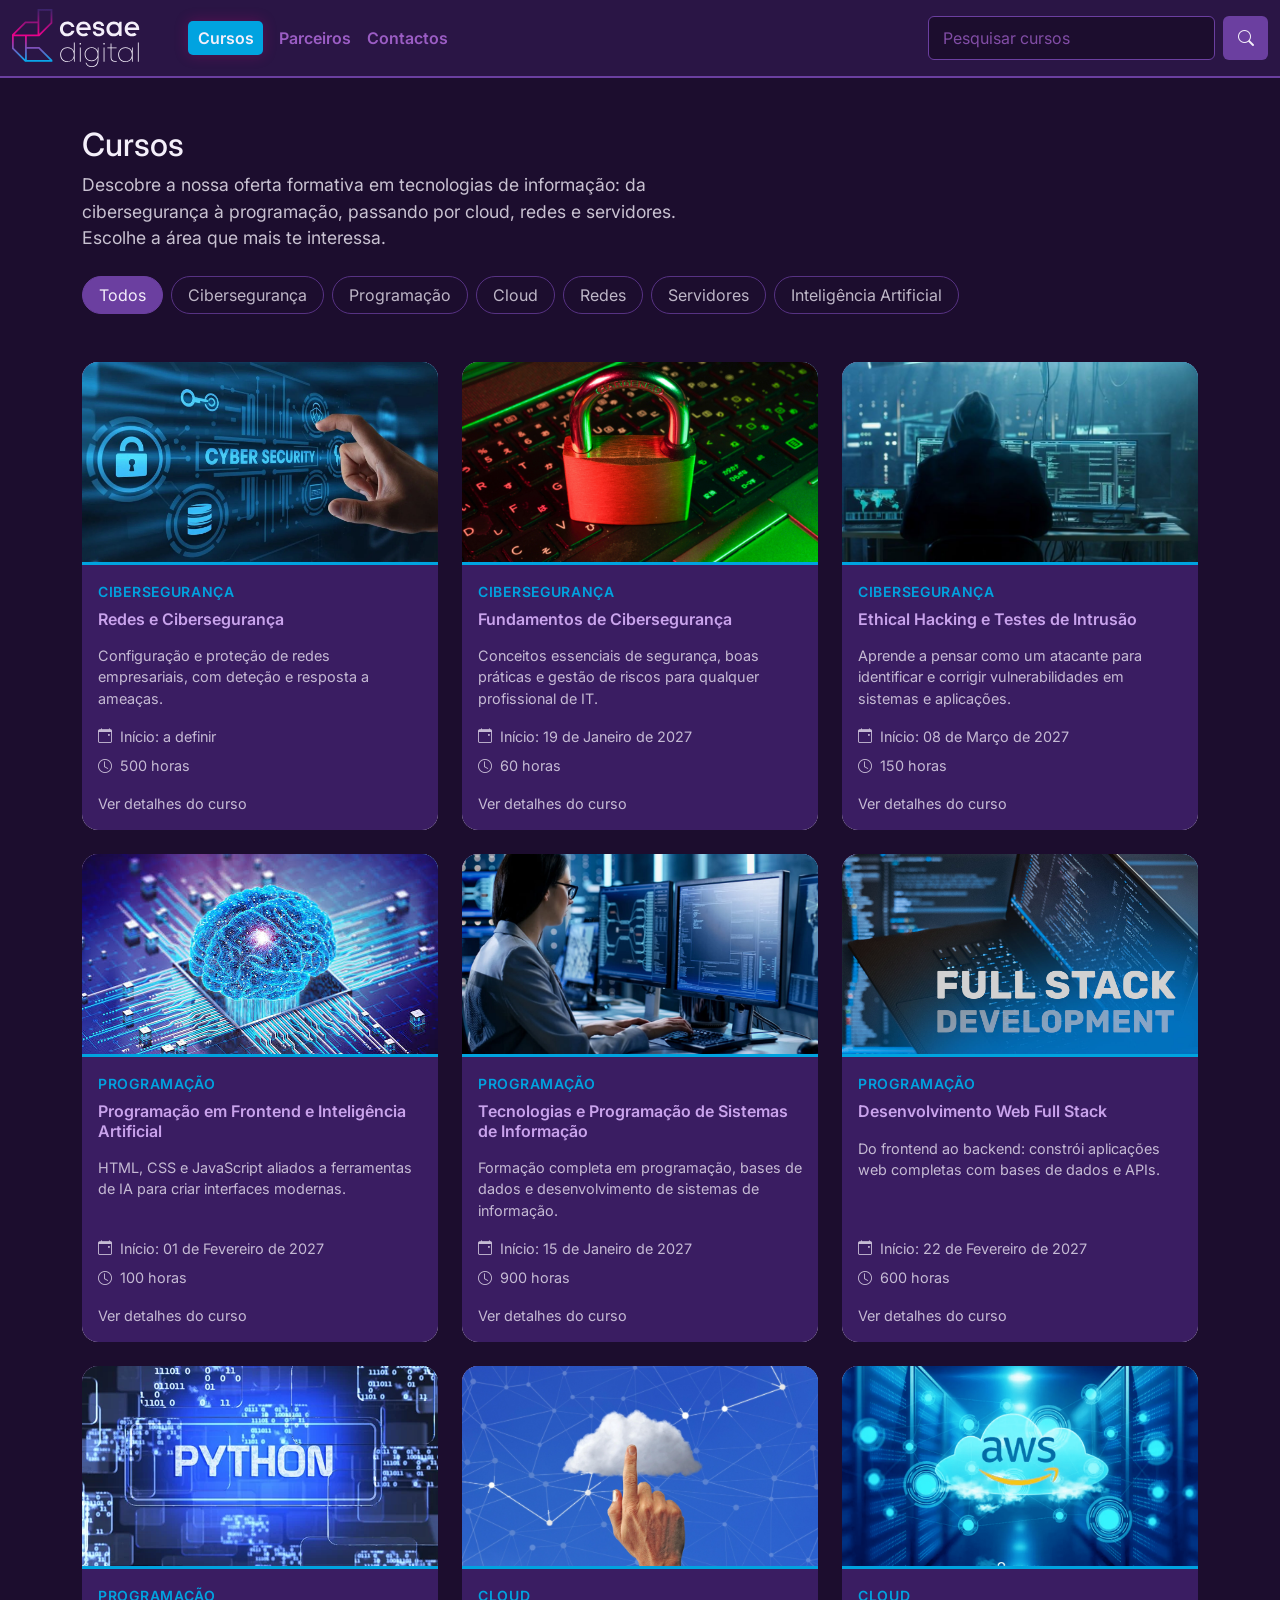
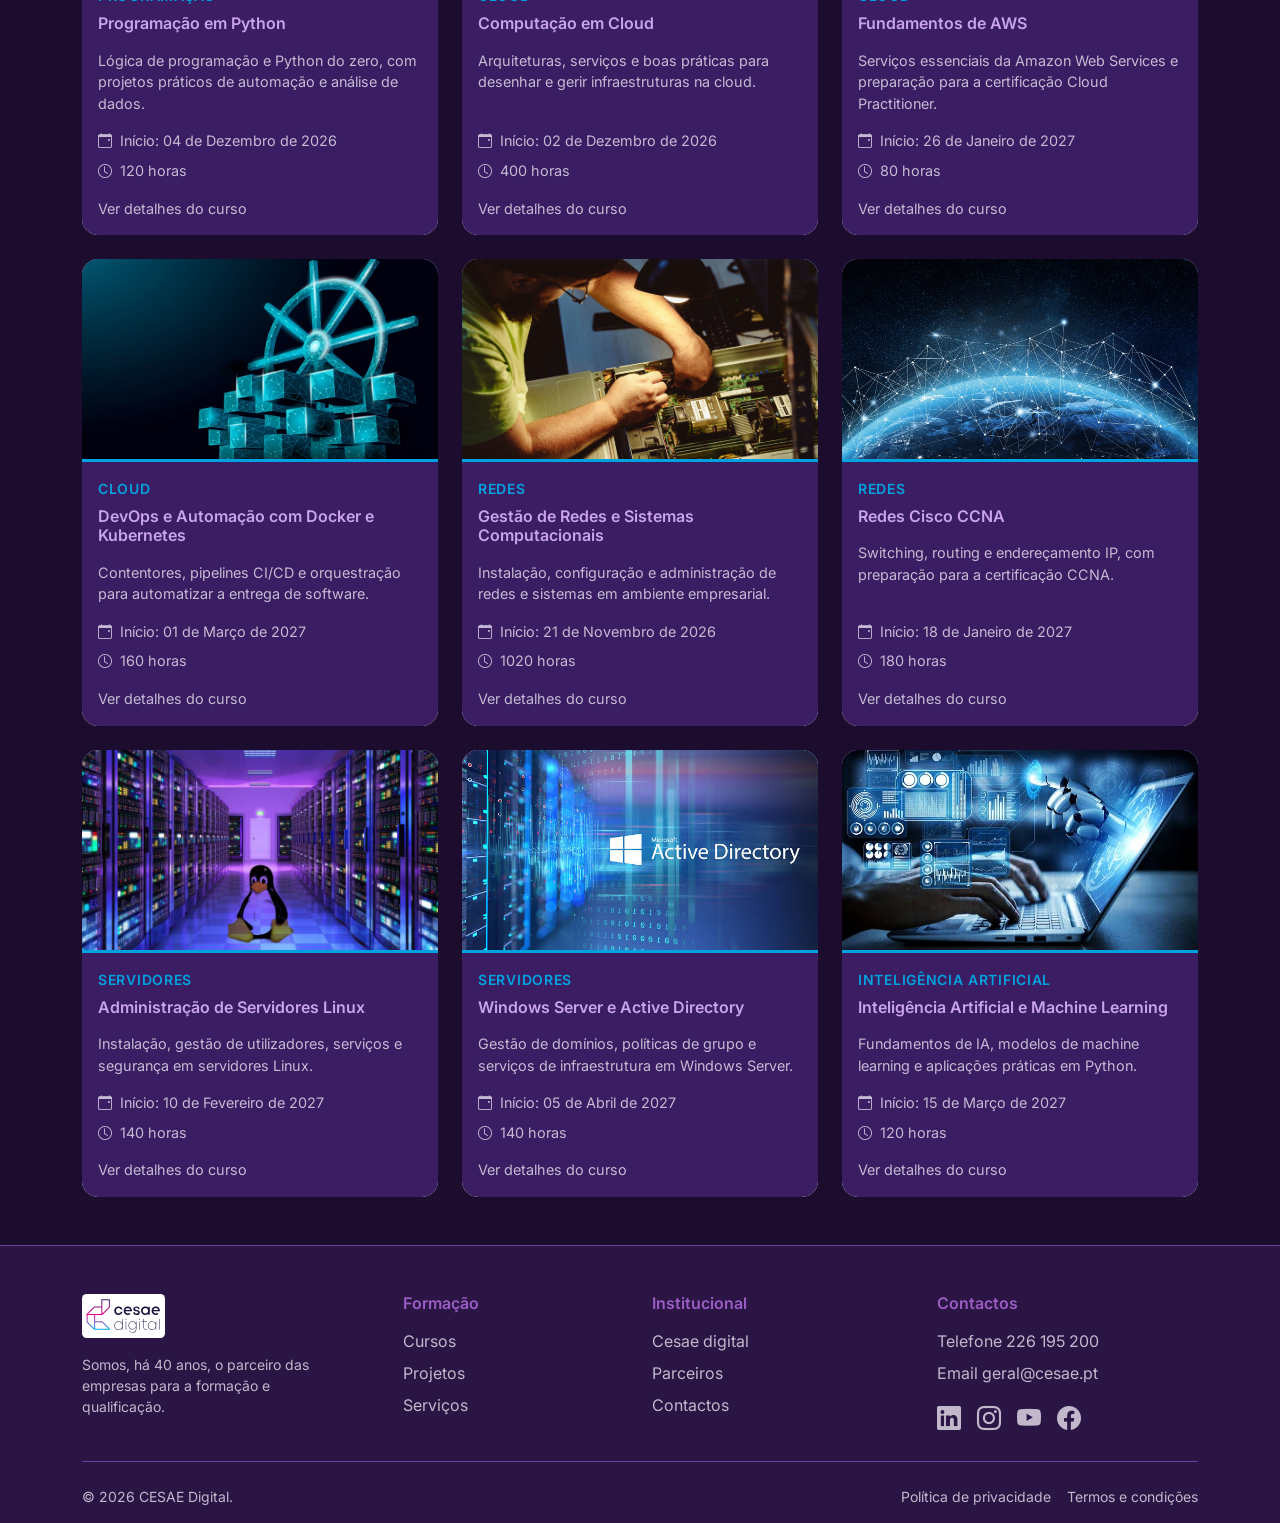
<file: pages/cursos.html>
<!doctype html>
<html lang="pt-PT">
  <head>
    <meta charset="UTF-8" />
    <meta name="viewport" content="width=device-width, initial-scale=1" />
    <title>Pagina Web - Cursos</title>
    <meta
      name="description"
      content="Consulte a oferta formativa do CESAE Digital em cibersegurança, programação, cloud, redes, servidores e inteligência artificial, e filtre os cursos pela área que mais lhe interessa."
    />
    <meta property="og:type" content="website" />
    <meta property="og:locale" content="pt_PT" />
    <meta property="og:site_name" content="CESAE Digital" />
    <meta property="og:title" content="Pagina Web - Cursos" />
    <meta
      property="og:description"
      content="Consulte a oferta formativa do CESAE Digital em cibersegurança, programação, cloud, redes, servidores e inteligência artificial, e filtre os cursos pela área que mais lhe interessa."
    />

    <!-- -------------------------------------------- -->
    <link rel="preconnect" href="https://fonts.googleapis.com" />
    <link rel="preconnect" href="https://fonts.gstatic.com" crossorigin />
    <link
      href="https://fonts.googleapis.com/css2?family=Inter:ital,opsz,wght@0,14..32,100..900;1,14..32,100..900&display=swap"
      rel="stylesheet"
    />
    <!-- -------------------------------------------- -->
    <link
      rel="icon"
      type="image/svg+xml"
      href="../images/logo/favicon-cesae.svg"
    />
    <!-- -------------------------------------------- -->
    <link
      href="https://cdn.jsdelivr.net/npm/bootstrap@5.3.8/dist/css/bootstrap.min.css"
      rel="stylesheet"
      integrity="sha384-sRIl4kxILFvY47J16cr9ZwB07vP4J8+LH7qKQnuqkuIAvNWLzeN8tE5YBujZqJLB"
      crossorigin="anonymous"
    />
    <link
      href="https://cdn.jsdelivr.net/npm/bootstrap-icons@1.11.3/font/bootstrap-icons.min.css"
      rel="stylesheet"
    />
    <link rel="stylesheet" href="../css/styles.css" />
    <!-- -------------------------------------------- -->
  </head>

  <body class="d-flex flex-column min-vh-100">
    <!--***************************NAVBAR***************************-->
    <nav class="navbar navbar-expand-lg">
      <div class="container-fluid">
        <a class="navbar-brand navbar-logo me-lg-5" href="../index.html">
          <img
            src="../images/logo/logo_letras_brancas.svg"
            alt="CESAE Digital"
          />
        </a>
        <button
          type="button"
          class="navbar-toggler"
          data-bs-toggle="collapse"
          data-bs-target="#collapsibleNavbar"
        >
          <span class="navbar-toggler-icon"></span>
        </button>
        <div class="collapse navbar-collapse" id="collapsibleNavbar">
          <ul class="navbar-nav align-items-lg-center gap-2 gap-lg-3">
            <li class="nav-item">
              <a class="nav-link nav-cursos" href="cursos.html">Cursos</a>
            </li>
            <li class="nav-item">
              <a class="nav-link" href="parceiros.html">Parceiros</a>
            </li>
            <li class="nav-item">
              <a class="nav-link" href="contactos.html">Contactos</a>
            </li>
          </ul>
          <div
            class="d-flex ms-lg-auto mt-3 mt-lg-0 navbar-search"
            role="search"
          >
            <input
              class="form-control"
              type="search"
              placeholder="Pesquisar cursos"
              aria-label="Pesquisar cursos"
            />
            <button
              class="btn btn-pesquisar ms-2"
              type="button"
              aria-label="Pesquisar"
            >
              <i class="bi bi-search"></i>
            </button>
          </div>
        </div>
      </div>
    </nav>
    <!--***************************FIM. NAVBAR***************************-->

    <!--**********************CARDs dos Cursos em Cursos.html********************************-->
    <section class="container py-5">
      <h1 class="h2 mb-2">Cursos</h1>
      <p class="cursos-intro mb-4">
        Descobre a nossa oferta formativa em tecnologias de informação: da
        cibersegurança à programação, passando por cloud, redes e servidores.
        Escolhe a área que mais te interessa.
      </p>
      <!-- Esta div cria uma barra de filtros por categorias/áreas em formato de botões para a secção de cursos. -->
      <div
        class="d-flex flex-wrap gap-2 mb-5"
        role="group"
        aria-label="Filtrar cursos por área"
      >
        <input
          type="radio"
          class="btn-check"
          name="area"
          id="f-todos"
          autocomplete="off"
          checked
        />
        <label class="btn btn-filtro" for="f-todos">Todos</label>
        <input
          type="radio"
          class="btn-check"
          name="area"
          id="f-ciberseguranca"
          autocomplete="off"
        />
        <label class="btn btn-filtro" for="f-ciberseguranca"
          >Cibersegurança</label
        >
        <input
          type="radio"
          class="btn-check"
          name="area"
          id="f-programacao"
          autocomplete="off"
        />
        <label class="btn btn-filtro" for="f-programacao">Programação</label>
        <input
          type="radio"
          class="btn-check"
          name="area"
          id="f-cloud"
          autocomplete="off"
        />
        <label class="btn btn-filtro" for="f-cloud">Cloud</label>
        <input
          type="radio"
          class="btn-check"
          name="area"
          id="f-redes"
          autocomplete="off"
        />
        <label class="btn btn-filtro" for="f-redes">Redes</label>
        <input
          type="radio"
          class="btn-check"
          name="area"
          id="f-servidores"
          autocomplete="off"
        />
        <label class="btn btn-filtro" for="f-servidores">Servidores</label>
        <input
          type="radio"
          class="btn-check"
          name="area"
          id="f-ia"
          autocomplete="off"
        />
        <label class="btn btn-filtro" for="f-ia">Inteligência Artificial</label>
      </div>
      <!-- Fim DIV barra de filtros -->

      <!-- Grelha responsiva de cartões de cursos, consoante o botao selecionado na div anterior -->
      <div class="row row-cols-1 row-cols-md-2 row-cols-lg-3 g-4 cursos-grid">
        <div class="col" data-categoria="ciberseguranca">
          <article class="card border-0 h-100">
            <div class="curso-img">
              <i class="bi bi-shield-lock curso-icone" aria-hidden="true"></i>
              <img
                src="../images/cards/card5.jpg"
                alt="Redes e Cibersegurança"
                loading="lazy"
              />
            </div>
            <div class="card-body">
              <span class="curso-categoria">Cibersegurança</span>
              <h2 class="card-title">Redes e Cibersegurança</h2>
              <p class="card-text flex-grow-1">
                Configuração e proteção de redes empresariais, com deteção e
                resposta a ameaças.
              </p>
              <p class="card-text mb-2">
                <i class="bi bi-calendar-event me-2" aria-hidden="true"></i
                >Início: a definir
              </p>
              <p class="card-text mb-3">
                <i class="bi bi-clock me-2" aria-hidden="true"></i>500 horas
              </p>
              <a href="maintenance.html">Ver detalhes do curso</a>
            </div>
          </article>
        </div>
        <div class="col" data-categoria="ciberseguranca">
          <article class="card border-0 h-100">
            <div class="curso-img">
              <i class="bi bi-shield-lock curso-icone" aria-hidden="true"></i>
              <img
                src="../images/cursos/fundamentos-ciberseguranca.jpg"
                alt="Fundamentos de Cibersegurança"
                loading="lazy"
              />
            </div>
            <div class="card-body">
              <span class="curso-categoria">Cibersegurança</span>
              <h2 class="card-title">Fundamentos de Cibersegurança</h2>
              <p class="card-text flex-grow-1">
                Conceitos essenciais de segurança, boas práticas e gestão de
                riscos para qualquer profissional de IT.
              </p>
              <p class="card-text mb-2">
                <i class="bi bi-calendar-event me-2" aria-hidden="true"></i
                >Início: 19 de Janeiro de 2027
              </p>
              <p class="card-text mb-3">
                <i class="bi bi-clock me-2" aria-hidden="true"></i>60 horas
              </p>
              <a href="maintenance.html">Ver detalhes do curso</a>
            </div>
          </article>
        </div>
        <div class="col" data-categoria="ciberseguranca">
          <article class="card border-0 h-100">
            <div class="curso-img">
              <i class="bi bi-shield-lock curso-icone" aria-hidden="true"></i>
              <img
                src="../images/cursos/ethical-hacking.jpg"
                alt="Ethical Hacking e Testes de Intrusão"
                loading="lazy"
              />
            </div>
            <div class="card-body">
              <span class="curso-categoria">Cibersegurança</span>
              <h2 class="card-title">Ethical Hacking e Testes de Intrusão</h2>
              <p class="card-text flex-grow-1">
                Aprende a pensar como um atacante para identificar e corrigir
                vulnerabilidades em sistemas e aplicações.
              </p>
              <p class="card-text mb-2">
                <i class="bi bi-calendar-event me-2" aria-hidden="true"></i
                >Início: 08 de Março de 2027
              </p>
              <p class="card-text mb-3">
                <i class="bi bi-clock me-2" aria-hidden="true"></i>150 horas
              </p>
              <a href="maintenance.html">Ver detalhes do curso</a>
            </div>
          </article>
        </div>
        <div class="col" data-categoria="programacao">
          <article class="card border-0 h-100">
            <div class="curso-img">
              <i class="bi bi-code-slash curso-icone" aria-hidden="true"></i>
              <img
                src="../images/cards/card3.jpg"
                alt="Programação em Frontend e Inteligência Artificial"
                loading="lazy"
              />
            </div>
            <div class="card-body">
              <span class="curso-categoria">Programação</span>
              <h2 class="card-title">
                Programação em Frontend e Inteligência Artificial
              </h2>
              <p class="card-text flex-grow-1">
                HTML, CSS e JavaScript aliados a ferramentas de IA para criar
                interfaces modernas.
              </p>
              <p class="card-text mb-2">
                <i class="bi bi-calendar-event me-2" aria-hidden="true"></i
                >Início: 01 de Fevereiro de 2027
              </p>
              <p class="card-text mb-3">
                <i class="bi bi-clock me-2" aria-hidden="true"></i>100 horas
              </p>
              <a href="maintenance.html">Ver detalhes do curso</a>
            </div>
          </article>
        </div>
        <div class="col" data-categoria="programacao">
          <article class="card border-0 h-100">
            <div class="curso-img">
              <i class="bi bi-code-slash curso-icone" aria-hidden="true"></i>
              <img
                src="../images/cards/card4.jpg"
                alt="Tecnologias e Programação de Sistemas de Informação"
                loading="lazy"
              />
            </div>
            <div class="card-body">
              <span class="curso-categoria">Programação</span>
              <h2 class="card-title">
                Tecnologias e Programação de Sistemas de Informação
              </h2>
              <p class="card-text flex-grow-1">
                Formação completa em programação, bases de dados e
                desenvolvimento de sistemas de informação.
              </p>
              <p class="card-text mb-2">
                <i class="bi bi-calendar-event me-2" aria-hidden="true"></i
                >Início: 15 de Janeiro de 2027
              </p>
              <p class="card-text mb-3">
                <i class="bi bi-clock me-2" aria-hidden="true"></i>900 horas
              </p>
              <a href="maintenance.html">Ver detalhes do curso</a>
            </div>
          </article>
        </div>
        <div class="col" data-categoria="programacao">
          <article class="card border-0 h-100">
            <div class="curso-img">
              <i class="bi bi-code-slash curso-icone" aria-hidden="true"></i>
              <img
                src="../images/cursos/desenvolvimento-web-full-stack.jpg"
                alt="Desenvolvimento Web Full Stack"
                loading="lazy"
              />
            </div>
            <div class="card-body">
              <span class="curso-categoria">Programação</span>
              <h2 class="card-title">Desenvolvimento Web Full Stack</h2>
              <p class="card-text flex-grow-1">
                Do frontend ao backend: constrói aplicações web completas com
                bases de dados e APIs.
              </p>
              <p class="card-text mb-2">
                <i class="bi bi-calendar-event me-2" aria-hidden="true"></i
                >Início: 22 de Fevereiro de 2027
              </p>
              <p class="card-text mb-3">
                <i class="bi bi-clock me-2" aria-hidden="true"></i>600 horas
              </p>
              <a href="maintenance.html">Ver detalhes do curso</a>
            </div>
          </article>
        </div>
        <div class="col" data-categoria="programacao">
          <article class="card border-0 h-100">
            <div class="curso-img">
              <i class="bi bi-code-slash curso-icone" aria-hidden="true"></i>
              <img
                src="../images/cursos/programacao-python.jpg"
                alt="Programação em Python"
                loading="lazy"
              />
            </div>
            <div class="card-body">
              <span class="curso-categoria">Programação</span>
              <h2 class="card-title">Programação em Python</h2>
              <p class="card-text flex-grow-1">
                Lógica de programação e Python do zero, com projetos práticos de
                automação e análise de dados.
              </p>
              <p class="card-text mb-2">
                <i class="bi bi-calendar-event me-2" aria-hidden="true"></i
                >Início: 04 de Dezembro de 2026
              </p>
              <p class="card-text mb-3">
                <i class="bi bi-clock me-2" aria-hidden="true"></i>120 horas
              </p>
              <a href="maintenance.html">Ver detalhes do curso</a>
            </div>
          </article>
        </div>
        <div class="col" data-categoria="cloud">
          <article class="card border-0 h-100">
            <div class="curso-img">
              <i class="bi bi-cloud curso-icone" aria-hidden="true"></i>
              <img
                src="../images/cards/card2.jpg"
                alt="Computação em Cloud"
                loading="lazy"
              />
            </div>
            <div class="card-body">
              <span class="curso-categoria">Cloud</span>
              <h2 class="card-title">Computação em Cloud</h2>
              <p class="card-text flex-grow-1">
                Arquiteturas, serviços e boas práticas para desenhar e gerir
                infraestruturas na cloud.
              </p>
              <p class="card-text mb-2">
                <i class="bi bi-calendar-event me-2" aria-hidden="true"></i
                >Início: 02 de Dezembro de 2026
              </p>
              <p class="card-text mb-3">
                <i class="bi bi-clock me-2" aria-hidden="true"></i>400 horas
              </p>
              <a href="maintenance.html">Ver detalhes do curso</a>
            </div>
          </article>
        </div>
        <div class="col" data-categoria="cloud">
          <article class="card border-0 h-100">
            <div class="curso-img">
              <i class="bi bi-cloud curso-icone" aria-hidden="true"></i>
              <img
                src="../images/cursos/fundamentos-aws.jpg"
                alt="Fundamentos de AWS"
                loading="lazy"
              />
            </div>
            <div class="card-body">
              <span class="curso-categoria">Cloud</span>
              <h2 class="card-title">Fundamentos de AWS</h2>
              <p class="card-text flex-grow-1">
                Serviços essenciais da Amazon Web Services e preparação para a
                certificação Cloud Practitioner.
              </p>
              <p class="card-text mb-2">
                <i class="bi bi-calendar-event me-2" aria-hidden="true"></i
                >Início: 26 de Janeiro de 2027
              </p>
              <p class="card-text mb-3">
                <i class="bi bi-clock me-2" aria-hidden="true"></i>80 horas
              </p>
              <a href="maintenance.html">Ver detalhes do curso</a>
            </div>
          </article>
        </div>
        <div class="col" data-categoria="cloud">
          <article class="card border-0 h-100">
            <div class="curso-img">
              <i class="bi bi-cloud curso-icone" aria-hidden="true"></i>
              <img
                src="../images/cursos/devops-docker-kubernetes.jpg"
                alt="DevOps e Automação com Docker e Kubernetes"
                loading="lazy"
              />
            </div>
            <div class="card-body">
              <span class="curso-categoria">Cloud</span>
              <h2 class="card-title">
                DevOps e Automação com Docker e Kubernetes
              </h2>
              <p class="card-text flex-grow-1">
                Contentores, pipelines CI/CD e orquestração para automatizar a
                entrega de software.
              </p>
              <p class="card-text mb-2">
                <i class="bi bi-calendar-event me-2" aria-hidden="true"></i
                >Início: 01 de Março de 2027
              </p>
              <p class="card-text mb-3">
                <i class="bi bi-clock me-2" aria-hidden="true"></i>160 horas
              </p>
              <a href="maintenance.html">Ver detalhes do curso</a>
            </div>
          </article>
        </div>
        <div class="col" data-categoria="redes">
          <article class="card border-0 h-100">
            <div class="curso-img">
              <i class="bi bi-diagram-3 curso-icone" aria-hidden="true"></i>
              <img
                src="../images/cards/card1.jpg"
                alt="Gestão de Redes e Sistemas Computacionais"
                loading="lazy"
              />
            </div>
            <div class="card-body">
              <span class="curso-categoria">Redes</span>
              <h2 class="card-title">
                Gestão de Redes e Sistemas Computacionais
              </h2>
              <p class="card-text flex-grow-1">
                Instalação, configuração e administração de redes e sistemas em
                ambiente empresarial.
              </p>
              <p class="card-text mb-2">
                <i class="bi bi-calendar-event me-2" aria-hidden="true"></i
                >Início: 21 de Novembro de 2026
              </p>
              <p class="card-text mb-3">
                <i class="bi bi-clock me-2" aria-hidden="true"></i>1020 horas
              </p>
              <a href="maintenance.html">Ver detalhes do curso</a>
            </div>
          </article>
        </div>
        <div class="col" data-categoria="redes">
          <article class="card border-0 h-100">
            <div class="curso-img">
              <i class="bi bi-diagram-3 curso-icone" aria-hidden="true"></i>
              <img
                src="../images/cursos/redes-cisco-ccna.jpg"
                alt="Redes Cisco CCNA"
                loading="lazy"
              />
            </div>
            <div class="card-body">
              <span class="curso-categoria">Redes</span>
              <h2 class="card-title">Redes Cisco CCNA</h2>
              <p class="card-text flex-grow-1">
                Switching, routing e endereçamento IP, com preparação para a
                certificação CCNA.
              </p>
              <p class="card-text mb-2">
                <i class="bi bi-calendar-event me-2" aria-hidden="true"></i
                >Início: 18 de Janeiro de 2027
              </p>
              <p class="card-text mb-3">
                <i class="bi bi-clock me-2" aria-hidden="true"></i>180 horas
              </p>
              <a href="maintenance.html">Ver detalhes do curso</a>
            </div>
          </article>
        </div>
        <div class="col" data-categoria="servidores">
          <article class="card border-0 h-100">
            <div class="curso-img">
              <i class="bi bi-hdd-rack curso-icone" aria-hidden="true"></i>
              <img
                src="../images/cursos/servidores-linux.jpg"
                alt="Administração de Servidores Linux"
                loading="lazy"
              />
            </div>
            <div class="card-body">
              <span class="curso-categoria">Servidores</span>
              <h2 class="card-title">Administração de Servidores Linux</h2>
              <p class="card-text flex-grow-1">
                Instalação, gestão de utilizadores, serviços e segurança em
                servidores Linux.
              </p>
              <p class="card-text mb-2">
                <i class="bi bi-calendar-event me-2" aria-hidden="true"></i
                >Início: 10 de Fevereiro de 2027
              </p>
              <p class="card-text mb-3">
                <i class="bi bi-clock me-2" aria-hidden="true"></i>140 horas
              </p>
              <a href="maintenance.html">Ver detalhes do curso</a>
            </div>
          </article>
        </div>
        <div class="col" data-categoria="servidores">
          <article class="card border-0 h-100">
            <div class="curso-img">
              <i class="bi bi-hdd-rack curso-icone" aria-hidden="true"></i>
              <img
                src="../images/cursos/windows-server-active-directory.jpg"
                alt="Windows Server e Active Directory"
                loading="lazy"
              />
            </div>
            <div class="card-body">
              <span class="curso-categoria">Servidores</span>
              <h2 class="card-title">Windows Server e Active Directory</h2>
              <p class="card-text flex-grow-1">
                Gestão de domínios, políticas de grupo e serviços de
                infraestrutura em Windows Server.
              </p>
              <p class="card-text mb-2">
                <i class="bi bi-calendar-event me-2" aria-hidden="true"></i
                >Início: 05 de Abril de 2027
              </p>
              <p class="card-text mb-3">
                <i class="bi bi-clock me-2" aria-hidden="true"></i>140 horas
              </p>
              <a href="maintenance.html">Ver detalhes do curso</a>
            </div>
          </article>
        </div>
        <div class="col" data-categoria="ia">
          <article class="card border-0 h-100">
            <div class="curso-img">
              <i class="bi bi-cpu curso-icone" aria-hidden="true"></i>
              <img
                src="../images/cursos/inteligencia-artificial-machine-learning.jpg"
                alt="Inteligência Artificial e Machine Learning"
                loading="lazy"
              />
            </div>
            <div class="card-body">
              <span class="curso-categoria">Inteligência Artificial</span>
              <h2 class="card-title">
                Inteligência Artificial e Machine Learning
              </h2>
              <p class="card-text flex-grow-1">
                Fundamentos de IA, modelos de machine learning e aplicações
                práticas em Python.
              </p>
              <p class="card-text mb-2">
                <i class="bi bi-calendar-event me-2" aria-hidden="true"></i
                >Início: 15 de Março de 2027
              </p>
              <p class="card-text mb-3">
                <i class="bi bi-clock me-2" aria-hidden="true"></i>120 horas
              </p>
              <a href="maintenance.html">Ver detalhes do curso</a>
            </div>
          </article>
        </div>
      </div>
      <!-- Fim Grelha Cartões de Cursos -->
    </section>
    <!--***************************FIM. CARDs dos Cursos em Cursos.html***************************-->

    <!--***************************Footer***************************-->
    <footer class="footer-cesae pt-5 pb-3">
      <div class="container">
        <div class="row g-4">
          <!-- Logo + descrição -->
          <div class="col-12 col-md-6 col-lg-3">
            <a href="../index.html" class="footer-logo">
              <img
                src="../images/logo/cesae-digital-logo-fundo-branco.svg"
                alt="CESAE Digital"
                height="44"
              />
            </a>
            <p class="texto-suave small mt-3">
              Somos, há 40 anos, o parceiro das empresas para a formação e
              qualificação.
            </p>
          </div>

          <!-- Links: col 1 -->
          <div class="col-6 col-md-3 col-lg-3 ps-lg-5">
            <h5>Formação</h5>
            <ul class="list-unstyled">
              <li><a href="cursos.html">Cursos</a></li>
              <li><a href="maintenance.html">Projetos</a></li>
              <li><a href="maintenance.html">Serviços</a></li>
            </ul>
          </div>

          <!-- Links: col 2 -->
          <div class="col-6 col-md-3 col-lg-3">
            <h5>Institucional</h5>
            <ul class="list-unstyled">
              <li><a href="../index.html">Cesae digital</a></li>
              <li><a href="parceiros.html">Parceiros</a></li>
              <li><a href="contactos.html">Contactos</a></li>
            </ul>
          </div>

          <!-- Contactos -->
          <div class="col-12 col-md-6 col-lg-3">
            <h5>Contactos</h5>
            <ul class="list-unstyled texto-suave">
              <li>Telefone 226 195 200</li>
              <li>Email geral@cesae.pt</li>
            </ul>
            <!-- Redes sociais -->
            <div class="d-flex gap-3 fs-4">
              <a
                href="https://pt.linkedin.com/school/cesae-digital/"
                target="_blank"
                rel="noopener noreferrer"
                aria-label="LinkedIn"
                ><i class="bi bi-linkedin"></i
              ></a>
              <a
                href="https://www.instagram.com/cesae.digital/"
                target="_blank"
                rel="noopener noreferrer"
                aria-label="Instagram"
                ><i class="bi bi-instagram"></i
              ></a>
              <a
                href="https://www.youtube.com/@cesaedigital"
                target="_blank"
                rel="noopener noreferrer"
                aria-label="YouTube"
                ><i class="bi bi-youtube"></i
              ></a>
              <a
                href="https://www.facebook.com/CesaeDigital"
                target="_blank"
                rel="noopener noreferrer"
                aria-label="Facebook"
                ><i class="bi bi-facebook"></i
              ></a>
            </div>
          </div>
        </div>

        <hr class="footer-linha my-4" />

        <!-- Linha final -->
        <div
          class="d-flex flex-column flex-md-row justify-content-between gap-2 small"
        >
          <span class="texto-suave">© 2026 CESAE Digital.</span>
          <div class="d-flex gap-3">
            <a href="maintenance.html">Política de privacidade</a>
            <a href="maintenance.html">Termos e condições</a>
          </div>
        </div>
      </div>
    </footer>
    <!--***************************Fim do Footer***************************-->

    <script
      src="https://cdn.jsdelivr.net/npm/bootstrap@5.3.8/dist/js/bootstrap.bundle.min.js"
      integrity="sha384-FKyoEForCGlyvwx9Hj09JcYn3nv7wiPVlz7YYwJrWVcXK/BmnVDxM+D2scQbITxI"
      crossorigin="anonymous"
    ></script>
  </body>
</html>
</file>
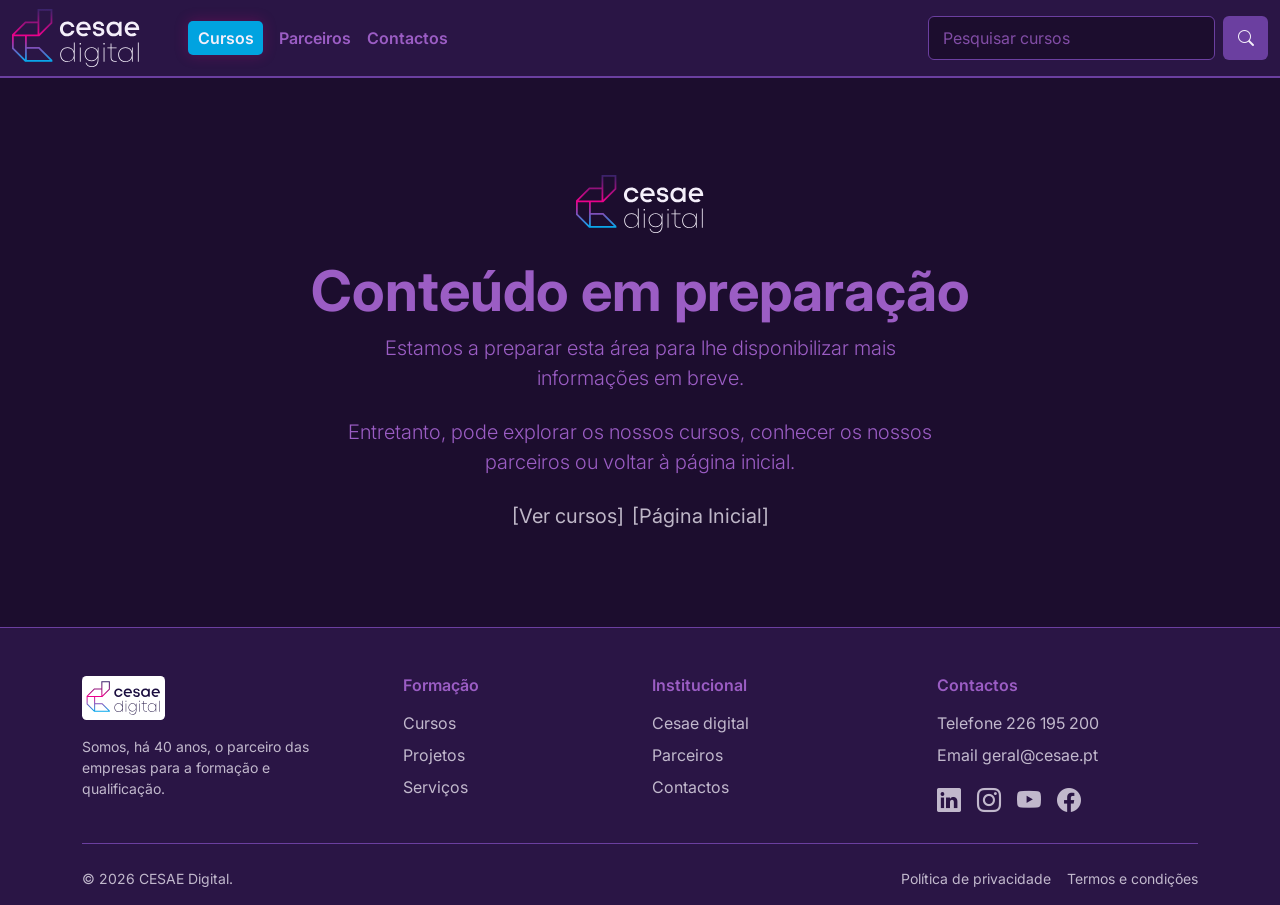
<file: pages/maintenance.html>
<!doctype html>
<html lang="pt-PT">
  <head>
    <meta charset="UTF-8" />
    <meta name="viewport" content="width=device-width, initial-scale=1" />
    <title>Pagina Web - Em Manutencao</title>
    <!-- -------------------------------------------- -->
    <meta
      name="description"
      content="Esta área do site do CESAE Digital está em preparação. Entretanto, explore os nossos cursos, conheça os parceiros ou volte à página inicial."
    />
    <meta property="og:type" content="website" />
    <meta property="og:locale" content="pt_PT" />
    <meta property="og:site_name" content="CESAE Digital" />
    <meta property="og:title" content="Pagina Web - Em Manutencao" />
    <meta
      property="og:description"
      content="Esta área do site do CESAE Digital está em preparação. Entretanto, explore os nossos cursos, conheça os parceiros ou volte à página inicial."
    />
    <!-- -------------------------------------------- -->
    <link rel="preconnect" href="https://fonts.googleapis.com" />
    <link rel="preconnect" href="https://fonts.gstatic.com" crossorigin />
    <link
      href="https://fonts.googleapis.com/css2?family=Inter:ital,opsz,wght@0,14..32,100..900;1,14..32,100..900&display=swap"
      rel="stylesheet"
    />
    <!-- -------------------------------------------- -->
    <link
      rel="icon"
      type="image/svg+xml"
      href="../images/logo/favicon-cesae.svg"
    />
    <!-- -------------------------------------------- -->
    <link
      href="https://cdn.jsdelivr.net/npm/bootstrap@5.3.8/dist/css/bootstrap.min.css"
      rel="stylesheet"
      integrity="sha384-sRIl4kxILFvY47J16cr9ZwB07vP4J8+LH7qKQnuqkuIAvNWLzeN8tE5YBujZqJLB"
      crossorigin="anonymous"
    />
    <link
      href="https://cdn.jsdelivr.net/npm/bootstrap-icons@1.11.3/font/bootstrap-icons.min.css"
      rel="stylesheet"
    />
    <link rel="stylesheet" href="../css/styles.css" />
    <!-- -------------------------------------------- -->
  </head>
  <body class="d-flex flex-column min-vh-100">
    <!--***************************NAVBAR***************************-->
    <nav class="navbar navbar-expand-lg">
      <div class="container-fluid">
        <a class="navbar-brand navbar-logo me-lg-5" href="../index.html">
          <img
            src="../images/logo/logo_letras_brancas.svg"
            alt="CESAE Digital"
          />
        </a>
        <button
          type="button"
          class="navbar-toggler"
          data-bs-toggle="collapse"
          data-bs-target="#collapsibleNavbar"
        >
          <span class="navbar-toggler-icon"></span>
        </button>
        <div class="collapse navbar-collapse" id="collapsibleNavbar">
          <ul class="navbar-nav align-items-lg-center gap-2 gap-lg-3">
            <li class="nav-item">
              <a class="nav-link nav-cursos" href="cursos.html">Cursos</a>
            </li>
            <li class="nav-item">
              <a class="nav-link" href="parceiros.html">Parceiros</a>
            </li>
            <li class="nav-item">
              <a class="nav-link" href="contactos.html">Contactos</a>
            </li>
          </ul>
          <div
            class="d-flex ms-lg-auto mt-3 mt-lg-0 navbar-search"
            role="search"
          >
            <input
              class="form-control"
              type="search"
              placeholder="Pesquisar cursos"
              aria-label="Pesquisar cursos"
            />
            <button
              class="btn btn-pesquisar ms-2"
              type="button"
              aria-label="Pesquisar"
            >
              <i class="bi bi-search"></i>
            </button>
          </div>
        </div>
      </div>
    </nav>
    <!--***************************FIM. NAVBAR***************************-->

    <!--************************PAGINA EM MANUTENCAO******************************-->
    <div class="px-4 py-5 my-5 text-center">
      <img
        class="d-block mx-auto mb-4 img-fluid"
        src="../images/logo/logo_letras_brancas.svg"
        alt="Logo CESAE Digital"
        style="max-height: 80px"
      />
      <h1 class="display-4 fw-bold">Conteúdo em preparação</h1>
      <div class="col-lg-6 mx-auto">
        <p class="lead mb-4">
          Estamos a preparar esta área para lhe disponibilizar mais informações
          em breve.
        </p>
        <p class="lead mb-4">
          Entretanto, pode explorar os nossos cursos, conhecer os nossos
          parceiros ou voltar à página inicial.
        </p>

        <div class="d-grid gap-2 d-sm-flex justify-content-sm-center">
          <a
            href="cursos.html"
            class="fs-5 text-decoration-none opacity-75"
            style="color: var(--text)"
            >[Ver cursos]</a
          >
          <a
            href="../index.html"
            class="fs-5 text-decoration-none opacity-75"
            style="color: var(--text)"
            >[Página Inicial]</a
          >
        </div>
      </div>
    </div>
    <!--***************************FIM. PAGINA EM MANUTENCAO***************************-->

    <!--***************************Footer***************************-->
    <footer class="footer-cesae pt-5 pb-3">
      <div class="container">
        <div class="row g-4">
          <!-- Logo + descrição -->
          <div class="col-12 col-md-6 col-lg-3">
            <a href="../index.html" class="footer-logo">
              <img
                src="../images/logo/cesae-digital-logo-fundo-branco.svg"
                alt="CESAE Digital"
                height="44"
              />
            </a>
            <p class="texto-suave small mt-3">
              Somos, há 40 anos, o parceiro das empresas para a formação e
              qualificação.
            </p>
          </div>

          <!-- Links: col 1 -->
          <div class="col-6 col-md-3 col-lg-3 ps-lg-5">
            <h5>Formação</h5>
            <ul class="list-unstyled">
              <li><a href="cursos.html">Cursos</a></li>
              <li><a href="maintenance.html">Projetos</a></li>
              <li><a href="maintenance.html">Serviços</a></li>
            </ul>
          </div>

          <!-- Links: col 2 -->
          <div class="col-6 col-md-3 col-lg-3">
            <h5>Institucional</h5>
            <ul class="list-unstyled">
              <li><a href="../index.html">Cesae digital</a></li>
              <li><a href="parceiros.html">Parceiros</a></li>
              <li><a href="contactos.html">Contactos</a></li>
            </ul>
          </div>

          <!-- Contactos -->
          <div class="col-12 col-md-6 col-lg-3">
            <h5>Contactos</h5>
            <ul class="list-unstyled texto-suave">
              <li>Telefone 226 195 200</li>
              <li>Email geral@cesae.pt</li>
            </ul>
            <!-- Redes sociais -->
            <div class="d-flex gap-3 fs-4">
              <a
                href="https://pt.linkedin.com/school/cesae-digital/"
                target="_blank"
                rel="noopener noreferrer"
                aria-label="LinkedIn"
                ><i class="bi bi-linkedin"></i
              ></a>
              <a
                href="https://www.instagram.com/cesae.digital/"
                target="_blank"
                rel="noopener noreferrer"
                aria-label="Instagram"
                ><i class="bi bi-instagram"></i
              ></a>
              <a
                href="https://www.youtube.com/@cesaedigital"
                target="_blank"
                rel="noopener noreferrer"
                aria-label="YouTube"
                ><i class="bi bi-youtube"></i
              ></a>
              <a
                href="https://www.facebook.com/CesaeDigital"
                aria-label="Facebook"
                ><i class="bi bi-facebook"></i
              ></a>
            </div>
          </div>
        </div>

        <hr class="footer-linha my-4" />

        <!-- Linha final -->
        <div
          class="d-flex flex-column flex-md-row justify-content-between gap-2 small"
        >
          <span class="texto-suave">© 2026 CESAE Digital.</span>
          <div class="d-flex gap-3">
            <a href="maintenance.html">Política de privacidade</a>
            <a href="maintenance.html">Termos e condições</a>
          </div>
        </div>
      </div>
    </footer>
    <!--***************************Fim do Footer***************************-->

    <script
      src="https://cdn.jsdelivr.net/npm/bootstrap@5.3.8/dist/js/bootstrap.bundle.min.js"
      integrity="sha384-FKyoEForCGlyvwx9Hj09JcYn3nv7wiPVlz7YYwJrWVcXK/BmnVDxM+D2scQbITxI"
      crossorigin="anonymous"
    ></script>
  </body>
</html>
</file>
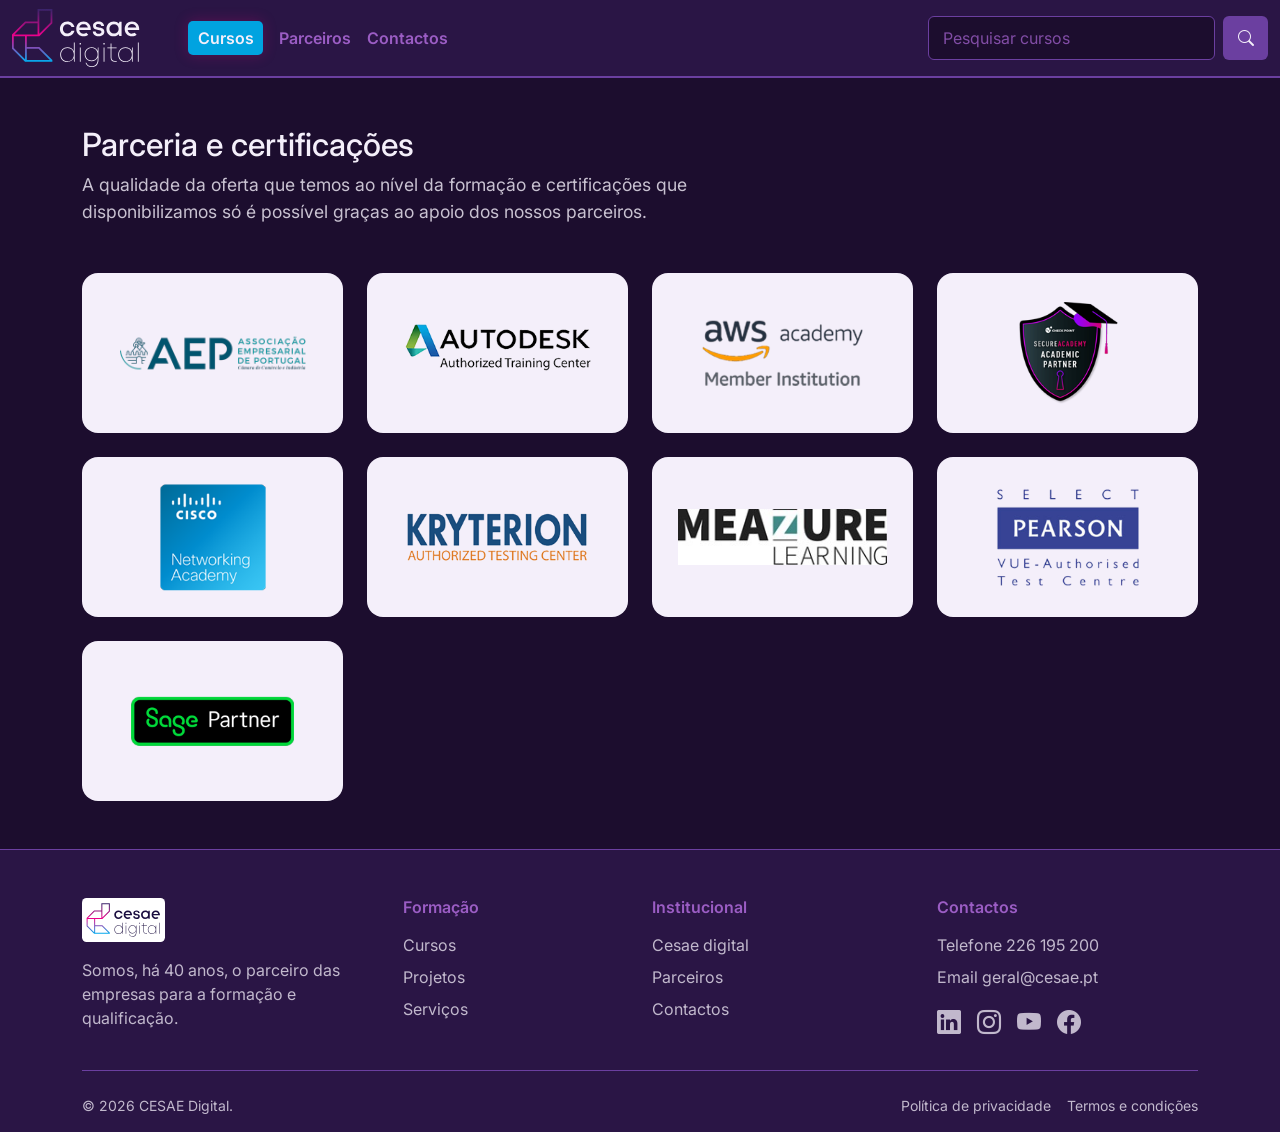
<file: pages/parceiros.html>
<!doctype html>
<html lang="pt-PT">
  <head>
    <meta charset="UTF-8" />
    <meta name="viewport" content="width=device-width, initial-scale=1" />
    <title>Pagina Web - Parceiros</title>

    <meta
      name="description"
      content="Conheça os parceiros do CESAE Digital, entre eles AEP, Autodesk, AWS, Cisco, Pearson VUE e Sage, que garantem a qualidade da formação e das certificações."
    />
    <meta property="og:type" content="website" />
    <meta property="og:locale" content="pt_PT" />
    <meta property="og:site_name" content="CESAE Digital" />
    <meta property="og:title" content="Pagina Web - Parceiros" />
    <meta
      property="og:description"
      content="Conheça os parceiros do CESAE Digital, entre eles AEP, Autodesk, AWS, Cisco, Pearson VUE e Sage, que garantem a qualidade da formação e das certificações."
    />
    <!-- -------------------------------------------- -->
    <link rel="preconnect" href="https://fonts.googleapis.com" />
    <link rel="preconnect" href="https://fonts.gstatic.com" crossorigin />
    <link
      href="https://fonts.googleapis.com/css2?family=Inter:ital,opsz,wght@0,14..32,100..900;1,14..32,100..900&display=swap"
      rel="stylesheet"
    />
    <!-- -------------------------------------------- -->
    <link
      rel="icon"
      type="image/svg+xml"
      href="../images/logo/favicon-cesae.svg"
    />
    <!-- -------------------------------------------- -->
    <link
      href="https://cdn.jsdelivr.net/npm/bootstrap@5.3.8/dist/css/bootstrap.min.css"
      rel="stylesheet"
      integrity="sha384-sRIl4kxILFvY47J16cr9ZwB07vP4J8+LH7qKQnuqkuIAvNWLzeN8tE5YBujZqJLB"
      crossorigin="anonymous"
    />
    <link
      href="https://cdn.jsdelivr.net/npm/bootstrap-icons@1.11.3/font/bootstrap-icons.min.css"
      rel="stylesheet"
    />
    <link rel="stylesheet" href="../css/styles.css" />
    <!-- -------------------------------------------- -->
  </head>

  <body>
    <!--***************************NAVBAR***************************-->
    <nav class="navbar navbar-expand-lg">
      <div class="container-fluid">
        <a class="navbar-brand navbar-logo me-lg-5" href="../index.html">
          <img
            src="../images/logo/logo_letras_brancas.svg"
            alt="CESAE Digital"
          />
        </a>
        <button
          type="button"
          class="navbar-toggler"
          data-bs-toggle="collapse"
          data-bs-target="#collapsibleNavbar"
        >
          <span class="navbar-toggler-icon"></span>
        </button>
        <div class="collapse navbar-collapse" id="collapsibleNavbar">
          <ul class="navbar-nav align-items-lg-center gap-2 gap-lg-3">
            <li class="nav-item">
              <a class="nav-link nav-cursos" href="../pages/cursos.html"
                >Cursos</a
              >
            </li>
            <li class="nav-item">
              <a class="nav-link" href="../pages/parceiros.html">Parceiros</a>
            </li>
            <li class="nav-item">
              <a class="nav-link" href="../pages/contactos.html">Contactos</a>
            </li>
          </ul>
          <div
            class="d-flex ms-lg-auto mt-3 mt-lg-0 navbar-search"
            role="search"
          >
            <input
              class="form-control"
              type="search"
              placeholder="Pesquisar cursos"
              aria-label="Pesquisar cursos"
            />
            <button
              class="btn btn-pesquisar ms-2"
              type="button"
              aria-label="Pesquisar"
            >
              <i class="bi bi-search"></i>
            </button>
          </div>
        </div>
      </div>
    </nav>
    <!--***************************FIM. NAVBAR***************************-->

    <!--************************Listagem de Parcerias*****************************-->
    <section class="container py-5">
      <!-- Introducao -->
      <h1 class="h2 mb-2">Parceria e certificações</h1>
      <p class="parceiros-intro mb-5">
        A qualidade da oferta que temos ao nível da formação e certificações que
        disponibilizamos só é possível graças ao apoio dos nossos parceiros.
      </p>

      <!-- Div com as Parcerias -->
      <div class="row row-cols-2 row-cols-md-3 row-cols-lg-4 g-4">
        <!-- Parceria AEP -->
        <div class="col">
          <a
            href="https://www.aeportugal.pt/"
            target="_blank"
            rel="noopener noreferrer"
            class="logo-tile"
            title="AEP"
          >
            <img
              src="../images/parceiros/aep.png"
              alt="Associação Empresarial de Portugal"
            />
          </a>
        </div>

        <!-- Parceria AutoDesk -->
        <div class="col">
          <a
            href="https://www.autodesk.com/"
            target="_blank"
            rel="noopener noreferrer"
            class="logo-tile"
            title="Autodesk"
          >
            <img src="../images/parceiros/autodesk.png" alt="Autodesk" />
          </a>
        </div>

        <!-- Parceria AWS -->
        <div class="col">
          <a
            href="https://aws.amazon.com/pt/training/awsacademy/"
            target="_blank"
            rel="noopener noreferrer"
            class="logo-tile"
            title="AWS Academy"
          >
            <img
              src="../images/parceiros/aws.png"
              alt="AWS Academy - Member Institution"
            />
          </a>
        </div>

        <!-- Parceria CheckPoint -->
        <div class="col">
          <a
            href="https://www.checkpoint.com/services/training/secureacademy/"
            class="logo-tile"
            target="_blank"
            rel="noopener noreferrer"
            title="Check Point SecureAcademy"
          >
            <img
              src="../images/parceiros/checkpoint.png"
              alt="Check Point SecureAcademy - Academic Partner"
            />
          </a>
        </div>

        <!-- Parceria Cisco -->
        <div class="col">
          <a
            href="https://www.cisco.com/site/us/en/learn/training-certifications/training/netacad/index.html"
            target="_blank"
            rel="noopener noreferrer"
            class="logo-tile"
            title="Cisco Networking Academy"
          >
            <img
              src="../images/parceiros/cisco.png"
              alt="Cisco Networking Academy"
            />
          </a>
        </div>

        <!-- Parceria Kryterion -->
        <div class="col">
          <a
            href="https://www.kryterion.com/"
            target="_blank"
            rel="noopener noreferrer"
            class="logo-tile"
            title="Kryterion"
          >
            <img src="../images/parceiros/kryterion.png" alt="Kryterion" />
          </a>
        </div>

        <!-- Parceria Meazure -->
        <div class="col">
          <a
            href="https://www.meazurelearning.com/"
            target="_blank"
            rel="noopener noreferrer"
            class="logo-tile"
            title="Meazure"
          >
            <img src="../images/parceiros/meazure.jpg" alt="Meazure" />
          </a>
        </div>

        <!-- Parceria PersonVue -->
        <div class="col">
          <a
            href="https://www.pearsonvue.com/"
            target="_blank"
            rel="noopener noreferrer"
            class="logo-tile"
            title="Pearson VUE"
          >
            <img
              src="../images/parceiros/pearson.png"
              alt="Pearson VUE - Authorised Test Centre"
            />
          </a>
        </div>

        <!-- Parceria Sage -->
        <div class="col">
          <a
            href="https://www.sage.com/pt-pt/"
            target="_blank"
            rel="noopener noreferrer"
            class="logo-tile"
            title="Sage"
          >
            <img src="../images/parceiros/sage.png" alt="Sage" />
          </a>
        </div>
      </div>
    </section>
    <!--***************************FIM. Listagem de Parcerias***************************-->

    <!--***************************Footer***************************-->
    <footer class="footer-cesae pt-5 pb-3">
      <div class="container">
        <div class="row g-4">
          <div class="col-12 col-md-6 col-lg-3">
            <a href="../index.html" class="footer-logo">
              <img
                src="../images/logo/cesae-digital-logo-fundo-branco.svg"
                alt="CESAE Digital"
                height="44"
              />
            </a>
            <p class="texto-suave mt-3">
              Somos, há 40 anos, o parceiro das empresas para a formação e
              qualificação.
            </p>
          </div>
          <div class="col-6 col-md-3 ps-lg-5">
            <h5>Formação</h5>
            <ul class="list-unstyled">
              <li><a href="../pages/cursos.html">Cursos</a></li>
              <li><a href="../pages/maintenance.html">Projetos</a></li>
              <li><a href="../pages/maintenance.html">Serviços</a></li>
            </ul>
          </div>
          <div class="col-6 col-md-3">
            <h5>Institucional</h5>
            <ul class="list-unstyled">
              <li><a href="../index.html">Cesae digital</a></li>
              <li><a href="../pages/parceiros.html">Parceiros</a></li>
              <li><a href="../pages/contactos.html">Contactos</a></li>
            </ul>
          </div>
          <div class="col-12 col-md-6 col-lg-3">
            <h5>Contactos</h5>
            <ul class="list-unstyled texto-suave">
              <li>Telefone 226 195 200</li>
              <li>Email geral@cesae.pt</li>
            </ul>
            <div class="d-flex gap-3 fs-4">
              <a
                href="https://pt.linkedin.com/school/cesae-digital/"
                target="_blank"
                rel="noopener noreferrer"
                aria-label="LinkedIn"
                ><i class="bi bi-linkedin"></i
              ></a>
              <a
                href="https://www.instagram.com/cesae.digital/"
                target="_blank"
                rel="noopener noreferrer"
                aria-label="Instagram"
                ><i class="bi bi-instagram"></i
              ></a>
              <a
                href="https://www.youtube.com/@cesaedigital"
                target="_blank"
                rel="noopener noreferrer"
                aria-label="YouTube"
                ><i class="bi bi-youtube"></i
              ></a>
              <a
                href="https://www.facebook.com/CesaeDigital"
                target="_blank"
                rel="noopener noreferrer"
                aria-label="Facebook"
                ><i class="bi bi-facebook"></i
              ></a>
            </div>
          </div>
        </div>
        <hr class="footer-linha my-4" />
        <div
          class="d-flex flex-column flex-md-row justify-content-between gap-2 small"
        >
          <span class="texto-suave">© 2026 CESAE Digital.</span>
          <div class="d-flex gap-3">
            <a href="../pages/maintenance.html">Política de privacidade</a>
            <a href="../pages/maintenance.html">Termos e condições</a>
          </div>
        </div>
      </div>
    </footer>
    <!--***************************Fim do Footer***************************-->
    <script
      src="https://cdn.jsdelivr.net/npm/bootstrap@5.3.8/dist/js/bootstrap.bundle.min.js"
      integrity="sha384-FKyoEForCGlyvwx9Hj09JcYn3nv7wiPVlz7YYwJrWVcXK/BmnVDxM+D2scQbITxI"
      crossorigin="anonymous"
    ></script>
  </body>
</html>
</file>
<file: css/styles.css>
/* ============================================================
   Geral (variaveis e body - todas as paginas)
   ============================================================ */

:root {
  --bg: #1c0d2e;
  --dark-purple: #2a1545;
  --purple: #6b3fa0;
  --lilac: #9b5dc4;
  --pink: #e6007e;
  --blue: #00a3e0;
  --light-blue: #55d2ff;
  --text: #f4effa;
  --shadow: #00a3e000;
  --shadow1: rgba(0, 163, 224, 0.35);
  --shadow2: rgba(230, 0, 126, 0.25);
  --gradient: linear-gradient(90deg, #00a3e0 0%, #6b3fa0 50%);
}

body {
  background: var(--bg);
  color: var(--text);
  font-family: "Inter", sans-serif;
}

/* ============================================================
   Navbar
   ============================================================ */

.navbar {
  background-color: var(--dark-purple);
  border-bottom: 2px solid var(--purple);
  --bs-navbar-nav-link-padding-x: 0;
}

.navbar a {
  font-size: 1rem;
  font-weight: 600;
  color: var(--lilac);
}

.navbar a:hover,
.navbar a:focus {
  color: var(--blue);
  opacity: 1;
}

.navbar .navbar-nav .nav-cursos {
  display: inline-block;
  background: var(--blue);
  color: var(--text);
  padding: 0.3rem 0.6rem;
  border-radius: 5px;
  box-shadow: 0 0 14px var(--shadow2);
  transition:
    background-color 0.2s,
    box-shadow 0.2s;
}

.navbar .navbar-nav .nav-cursos:hover {
  background: var(--pink);
  color: var(--text);
  box-shadow: 0 0 14px var(--shadow1);
}

.navbar-logo {
  padding: 0;
}

.navbar-logo img {
  display: block;
}

.navbar .navbar-toggler {
  background: transparent;
  border: 1px solid var(--purple);
}

.navbar .navbar-toggler:focus {
  box-shadow: 0 0 0 0.2rem var(--shadow1);
}

.navbar .navbar-toggler-icon {
  filter: invert(1);
}

.navbar-search {
  width: 100%;
}

.navbar-search .form-control {
  min-width: 0;
  font-size: 1rem;
  padding: 0.55rem 0.9rem;
  background: var(--bg);
  border: 1px solid var(--purple);
  color: var(--text);
}

.navbar-search .form-control::placeholder {
  color: var(--lilac);
  opacity: 0.8;
}

.navbar-search .form-control:focus {
  background: var(--bg);
  color: var(--text);
  border-color: var(--blue);
  box-shadow: 0 0 0 0.2rem var(--shadow1);
}

.btn-pesquisar {
  background: var(--purple);
  color: var(--text);
  border: 0;
  padding: 0.55rem 0.9rem;
}

.btn-pesquisar:hover,
.btn-pesquisar:focus {
  background: var(--blue);
  color: #fff;
}

@media (min-width: 992px) {
  .navbar-search {
    width: 340px;
  }
}

@media (max-width: 991.98px) {
  .navbar-collapse {
    margin-top: 0.75rem;
  }
}

/* ============================================================
   Footer
   ============================================================ */

.footer-cesae {
  background: var(--dark-purple);
  border-top: 1px solid var(--purple);
  color: var(--text);
}

.footer-cesae h5 {
  font-size: 1rem;
  font-weight: 600;
  color: var(--lilac);
  margin-bottom: 1rem;
}

.footer-cesae a {
  color: var(--text);
  opacity: 0.75;
  text-decoration: none;
}

.footer-cesae a:hover {
  color: var(--blue);
  opacity: 1;
}

.footer-cesae a.footer-logo {
  opacity: 1;
}

.texto-suave {
  opacity: 0.75;
}

.footer-linha {
  border-color: var(--purple);
  opacity: 1;
}

.footer-cesae li {
  margin-bottom: 0.5rem;
}

/* ============================================================
   Partilhado -> Base dos Cards
   Usado por: Index.html -> Cards dos Cursos,
              Cursos.html -> Cards dos Cursos,
              Contactos.html -> Polos de Aprendizagem do CESAE
   (.card e .card-body tambem em Contactos.html -> Formulario)
   ============================================================ */

.card {
  padding: 0;
}

.card-body {
  display: flex;
  flex-direction: column;
  background-color: #3a1d62;
  border-top: 3px solid var(--blue);
}

.card-title {
  font-size: 1rem;
  font-weight: 600;
  color: #c9a3ec;
  margin-bottom: 1rem;
}

.card-text,
.card-body a {
  color: var(--text);
  opacity: 0.75;
  text-decoration: none;
  font-size: 0.9rem;
}

.card-body a {
  margin-top: auto;
  align-self: flex-start;
}

.card-body a:hover {
  color: var(--blue);
  opacity: 1;
}

/* ============================================================
   Partilhado -> Introducao das paginas
   Usado por: Cursos.html -> Cards dos Cursos,
              Parceiros.html -> Listagem de Parcerias,
              Contactos.html -> Introducao e Polos de Aprendizagem do CESAE
   ============================================================ */

.cursos-intro,
.parceiros-intro,
.contactos-intro {
  max-width: 60ch;
  font-size: 1.1rem;
  opacity: 0.8;
}

/* ============================================================
   Partilhado -> Forma, transicao e hover dos Cards
   Forma (border-radius/overflow): Cursos.html -> Cards dos Cursos,
      Contactos.html -> Polos de Aprendizagem do CESAE, Contactos.html -> Formulario
   Transicao, hover e reduced-motion: Cursos.html -> Cards dos Cursos,
      Contactos.html -> Polos de Aprendizagem do CESAE
   ============================================================ */

.cursos-grid .card,
.polos-grid .card,
.form-card {
  border-radius: 1rem;
  overflow: hidden;
}

.cursos-grid .card,
.polos-grid .card {
  transition:
    transform 0.3s,
    box-shadow 0.3s;
}

.cursos-grid .card:hover,
.polos-grid .card:hover {
  transform: translateY(-6px);
  box-shadow:
    0 12px 28px var(--shadow1),
    0 0 0 4px var(--shadow2);
}

@media (prefers-reduced-motion: reduce) {
  .cursos-grid .card,
  .polos-grid .card {
    transition: none;
  }

  .cursos-grid .card:hover,
  .polos-grid .card:hover {
    transform: none;
  }
}

/* ============================================================
   Index.html -> Carrossel
   ============================================================ */

.carousel-texto {
  color: var(--text);
  font-weight: 600;
  opacity: 0.75;
  text-shadow: 0 2px 8px rgba(0, 0, 0, 0.6);
}

#carouselExampleInterval .carousel-item::before {
  content: "";
  position: absolute;
  inset: 0;
  background: linear-gradient(
    to top,
    rgba(28, 13, 46, 0.85) 0%,
    rgba(28, 13, 46, 0) 55%
  );
}

#carouselExampleInterval .carousel-control-prev-icon,
#carouselExampleInterval .carousel-control-next-icon {
  filter: drop-shadow(0 0 4px rgba(0, 0, 0, 0.7));
}

/* ============================================================
   Index.html -> Cards dos Cursos
   (base dos cards em "Partilhado -> Base dos Cards")
   ============================================================ */

@media (min-width: 768px) {
  @supports (grid-template-rows: subgrid) {
    .cursos-row {
      display: grid;
      grid-template-columns: repeat(5, minmax(0, 1fr));
    }

    .cursos-row > .col-md {
      display: grid;
      grid-row: span 5;
      grid-template-rows: subgrid;
      grid-template-columns: minmax(0, 1fr);
    }

    .cursos-row .card {
      display: grid;
      grid-row: 1 / -1;
      grid-template-rows: subgrid;
      grid-template-columns: minmax(0, 1fr);
    }

    .cursos-row .card-body {
      display: grid;
      grid-row: 2 / -1;
      grid-template-rows: subgrid;
      grid-template-columns: minmax(0, 1fr);
    }

    .cursos-row .card-title {
      overflow-wrap: break-word;
    }

    .cursos-row .card-body a {
      margin-top: 0;
      align-self: start;
      justify-self: start;
    }
  }
}

/* ============================================================
   Cursos.html -> Cards dos Cursos
   (base dos cards, forma/transicao/hover e introducao em blocos "Partilhado")
   ============================================================ */

.btn-filtro {
  color: var(--text);
  background: transparent;
  border: 1px solid var(--purple);
  border-radius: 50rem;
  padding-left: 1rem;
  padding-right: 1rem;
  opacity: 0.75;
}

.btn-filtro:hover,
.btn-check:focus-visible + .btn-filtro {
  color: var(--blue);
  border-color: var(--blue);
  opacity: 1;
}

.btn-check:checked + .btn-filtro {
  color: var(--text);
  background: var(--purple);
  border-color: var(--purple);
  opacity: 1;
}

body:has(#f-ciberseguranca:checked)
  .cursos-grid
  > :not([data-categoria="ciberseguranca"]),
body:has(#f-programacao:checked)
  .cursos-grid
  > :not([data-categoria="programacao"]),
body:has(#f-cloud:checked) .cursos-grid > :not([data-categoria="cloud"]),
body:has(#f-redes:checked) .cursos-grid > :not([data-categoria="redes"]),
body:has(#f-servidores:checked)
  .cursos-grid
  > :not([data-categoria="servidores"]),
body:has(#f-ia:checked) .cursos-grid > :not([data-categoria="ia"]) {
  display: none;
}

.curso-img {
  position: relative;
  height: 200px;
  display: flex;
  align-items: center;
  justify-content: center;
  background: linear-gradient(135deg, var(--purple) 0%, var(--blue) 100%);
}

.curso-icone {
  font-size: 3.5rem;
  color: var(--text);
  opacity: 0.6;
}

.curso-img img {
  position: absolute;
  inset: 0;
  width: 100%;
  height: 100%;
  object-fit: cover;
}

.curso-categoria {
  display: block;
  margin-bottom: 0.5rem;
  font-size: 0.875rem;
  font-weight: 600;
  letter-spacing: 0.05em;
  text-transform: uppercase;
  color: var(--blue);
}

/* ============================================================
   Parceiros.html -> Listagem de Parcerias
   (introducao em "Partilhado -> Introducao das paginas")
   ============================================================ */

.logo-tile {
  display: flex;
  align-items: center;
  justify-content: center;
  height: 160px;
  padding: 1.5rem;
  background: var(--text);
  border: 2px solid transparent;
  border-radius: 1rem;
  text-decoration: none;
  transition:
    transform 0.3s,
    box-shadow 0.3s,
    border-color 0.3s;
}

.logo-tile img {
  max-width: 100%;
  max-height: 100%;
  object-fit: contain;
  transition: transform 0.3s;
}

.logo-tile:hover {
  transform: translateY(-6px);
  border-color: var(--blue);
  box-shadow:
    0 12px 28px var(--shadow1),
    0 0 0 4px var(--shadow2);
}

.logo-tile:hover img {
  transform: scale(1.08);
}

/* ============================================================
   Contactos.html -> Introducao
   (sem regras proprias: usa .contactos-intro de "Partilhado -> Introducao das paginas")
   ============================================================ */

/* ============================================================
   Contactos.html -> Formulario
   (.card, .card-body e forma do card em blocos "Partilhado")
   ============================================================ */

.contacto-img {
  display: block;
  width: 100%;
  height: 240px;
  object-fit: cover;
  border-radius: 1rem;
}

@media (min-width: 992px) {
  .contacto-img {
    height: 300px;
  }
}

.form-card .card-body {
  padding: 1.5rem;
}

.form-card .form-label {
  color: var(--text);
  opacity: 0.75;
}

.form-card .form-control,
.form-card .form-select {
  color-scheme: dark;
  min-width: 0;
  background-color: var(--bg);
  border: 1px solid var(--purple);
  color: var(--text);
}

.form-card .form-select {
  --bs-form-select-bg-img: url("data:image/svg+xml,%3csvg xmlns='http://www.w3.org/2000/svg' viewBox='0 0 16 16'%3e%3cpath fill='none' stroke='%23f4effa' stroke-linecap='round' stroke-linejoin='round' stroke-width='2' d='m2 5 6 6 6-6'/%3e%3c/svg%3e");
}

.form-card .form-control::placeholder {
  color: var(--lilac);
  opacity: 0.8;
}

.form-card .form-control:focus,
.form-card .form-select:focus {
  background-color: var(--bg);
  color: var(--text);
  border-color: var(--blue);
  box-shadow: 0 0 0 0.2rem var(--shadow1);
}

.btn-enviar {
  background: var(--purple);
  color: var(--text);
  border: 1px solid var(--purple);
  padding-left: 1.5rem;
  padding-right: 1.5rem;
}

.btn-enviar:hover,
.btn-enviar:focus {
  background: var(--blue);
  border-color: var(--blue);
  color: #fff;
}

.btn-reset {
  background: transparent;
  color: var(--text);
  border: 1px solid var(--purple);
  padding-left: 1.5rem;
  padding-right: 1.5rem;
  opacity: 0.75;
}

.btn-reset:hover,
.btn-reset:focus {
  color: var(--blue);
  border-color: var(--blue);
  opacity: 1;
}

/* ============================================================
   Contactos.html -> Polos de Aprendizagem do CESAE
   (base dos cards, forma/transicao/hover e .contactos-intro em blocos "Partilhado")
   ============================================================ */

.polo-img {
  width: 100%;
  height: 140px;
  object-fit: cover;
}

.card-contacts a {
  display: block;
}

.card-contacts a + a {
  margin-top: 0.25rem;
}

.contact-link i {
  margin-right: 0.5rem;
}

/* ============================================================
   Maintenance.html -> Pagina em Manutencao
   ============================================================ */

.display-4,
.lead {
  color: var(--lilac);
}
</file>
<file: css/homepage.css>
.card {
  padding: 0;
}

:root {
  --bg: #1c0d2e;
  --dark-purple: #2a1545;
  --purple: #6b3fa0;
  --lilac: #9b5dc4;
  --pink: #e6007e;
  --blue: #00a3e0;
  --text: #f4effa;
  --shadow: #00a3e000;
  --shadow1: rgba(0, 163, 224, 0.35);
  --shadow2: rgba(230, 0, 126, 0.25);
  --gradient: linear-gradient(90deg, #00a3e0 0%, #6b3fa0 50%);
}

body,
#barraNavegacao {
  background-color: var(--lilac);
}

body {
  font-family: "Inter", sans-serif;
}
</file>
